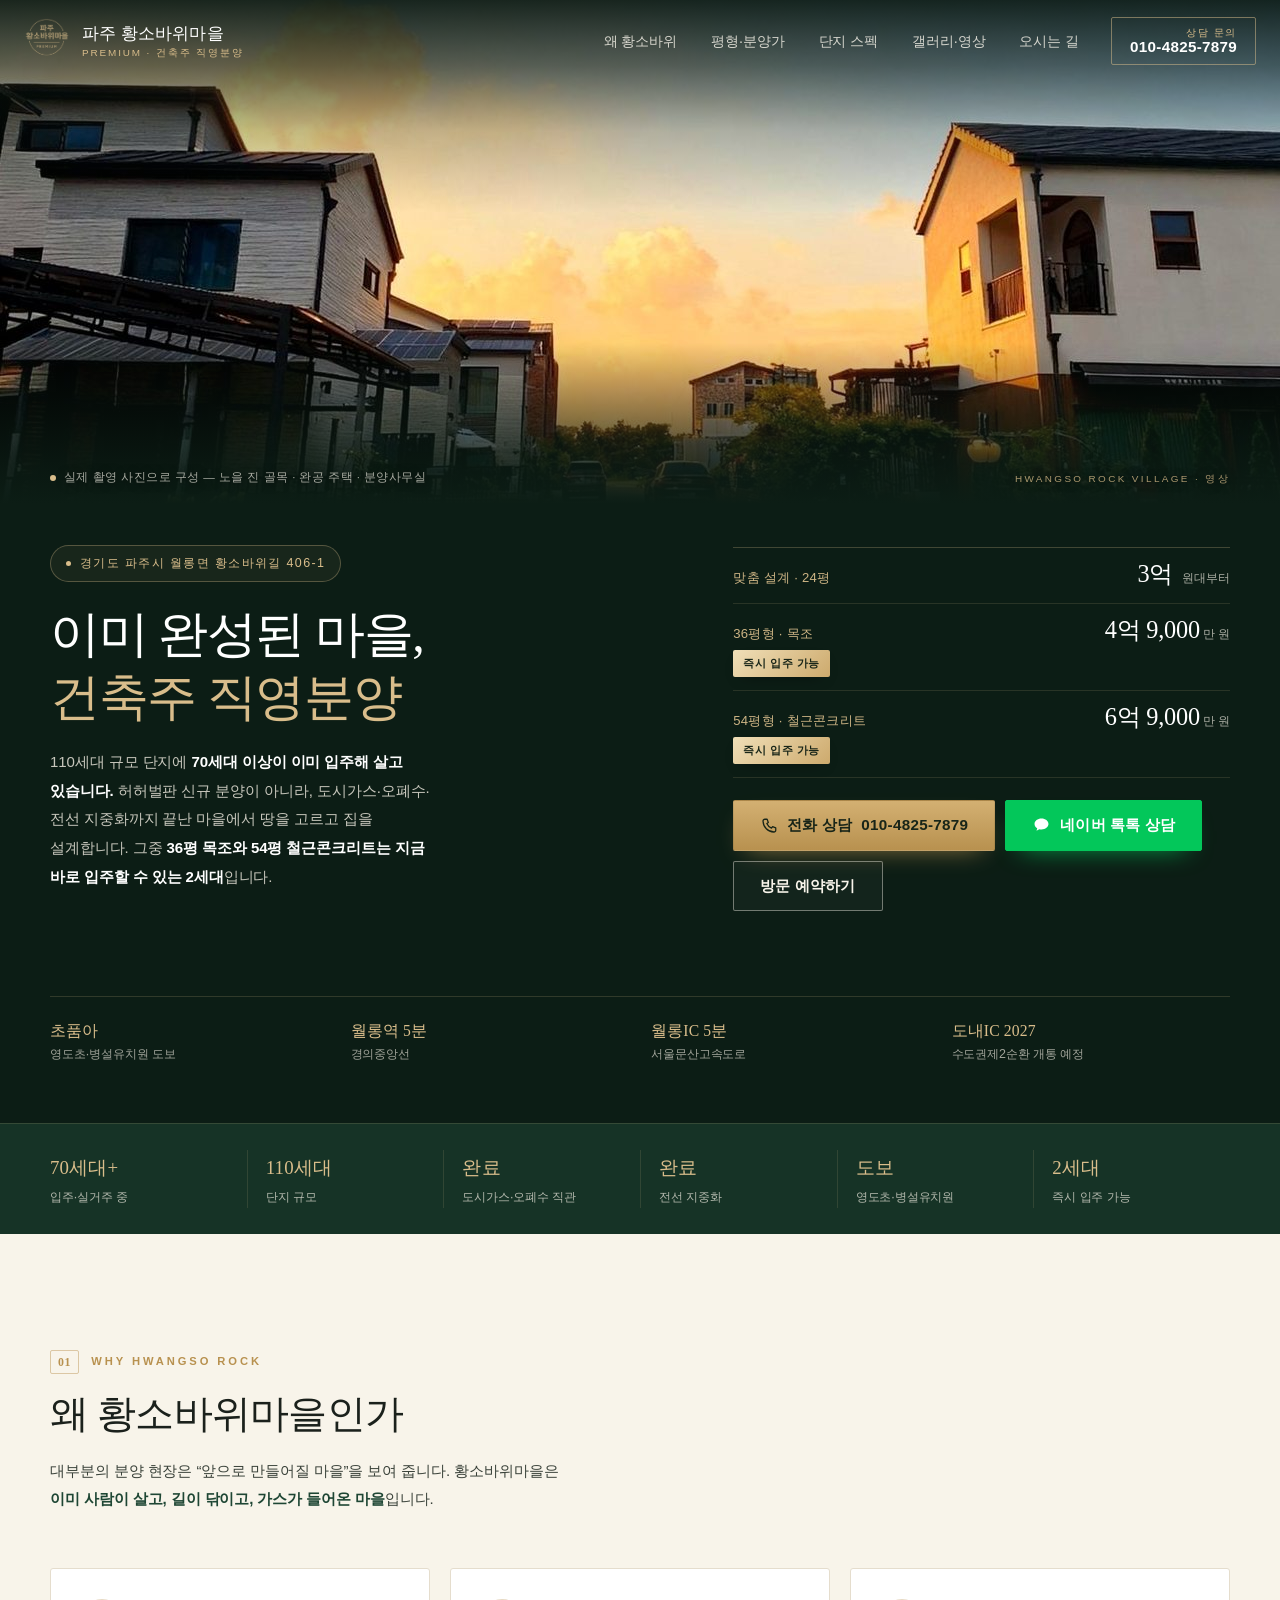
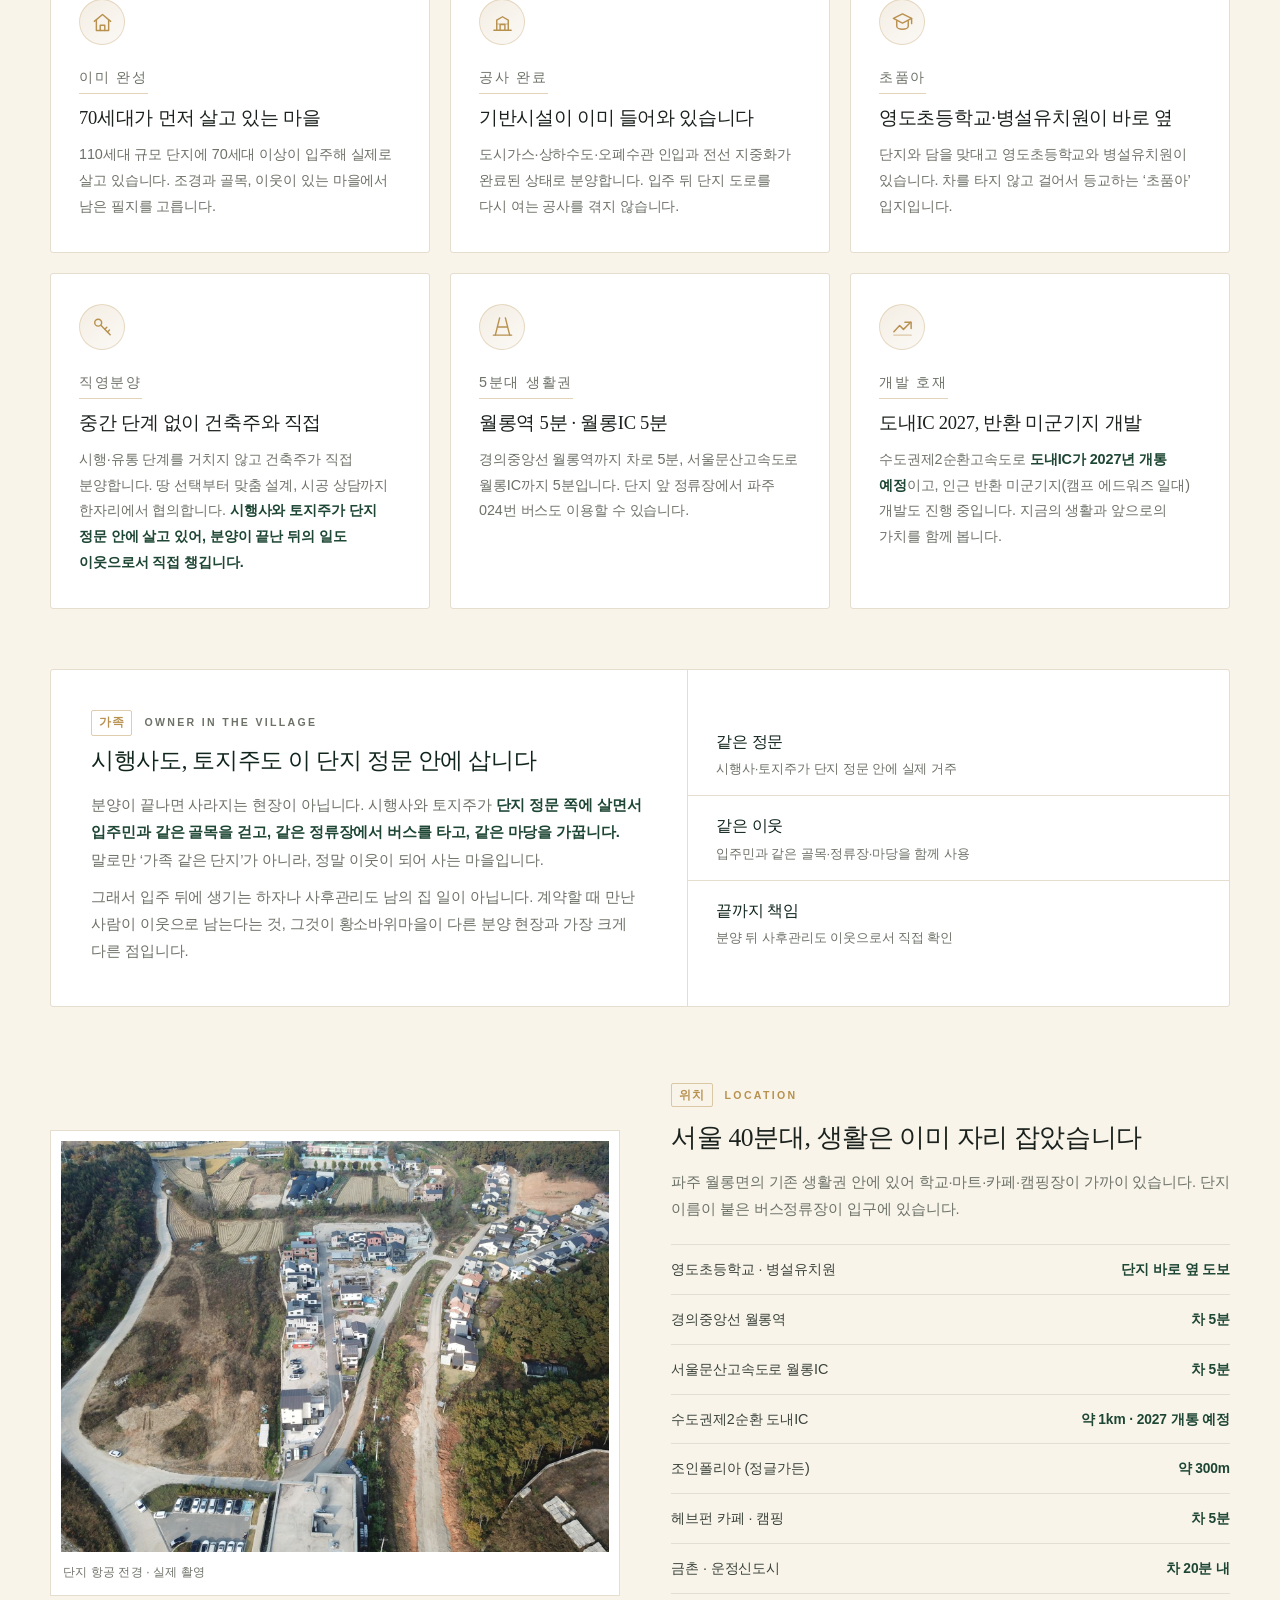
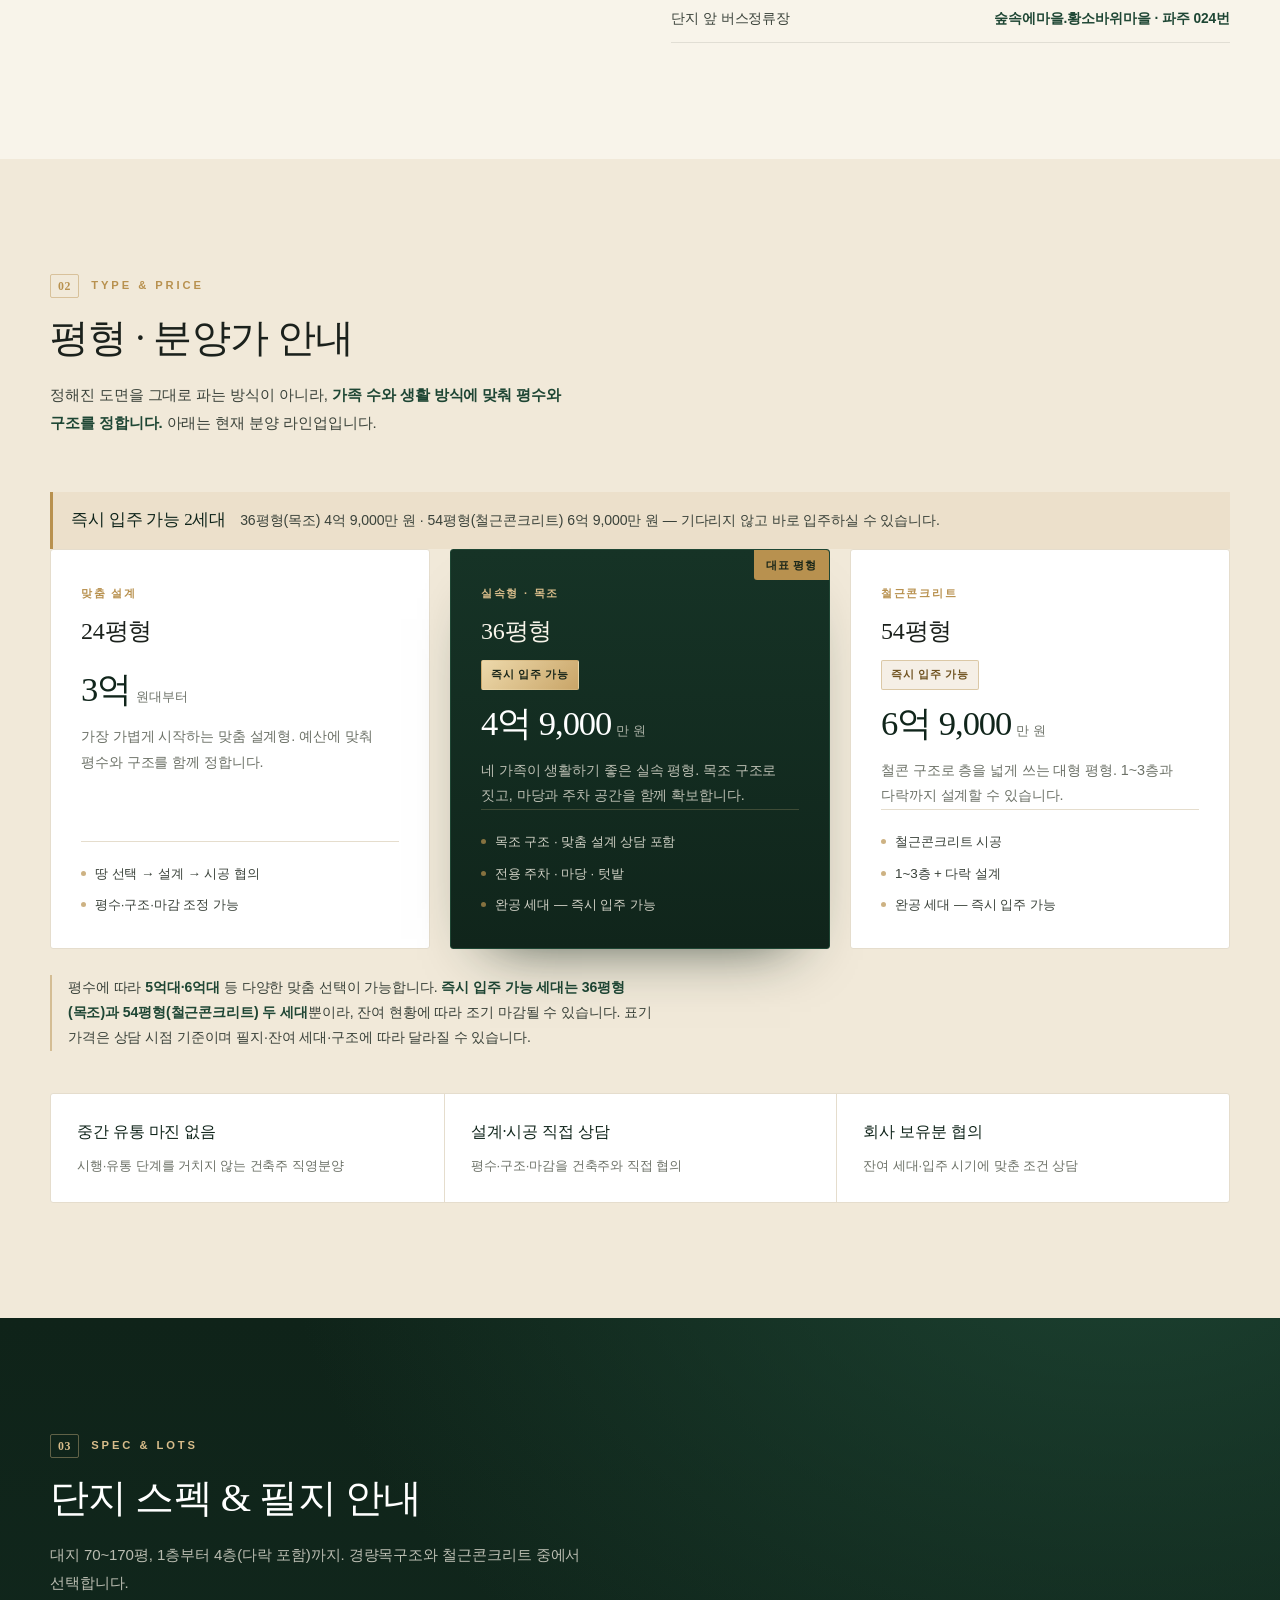
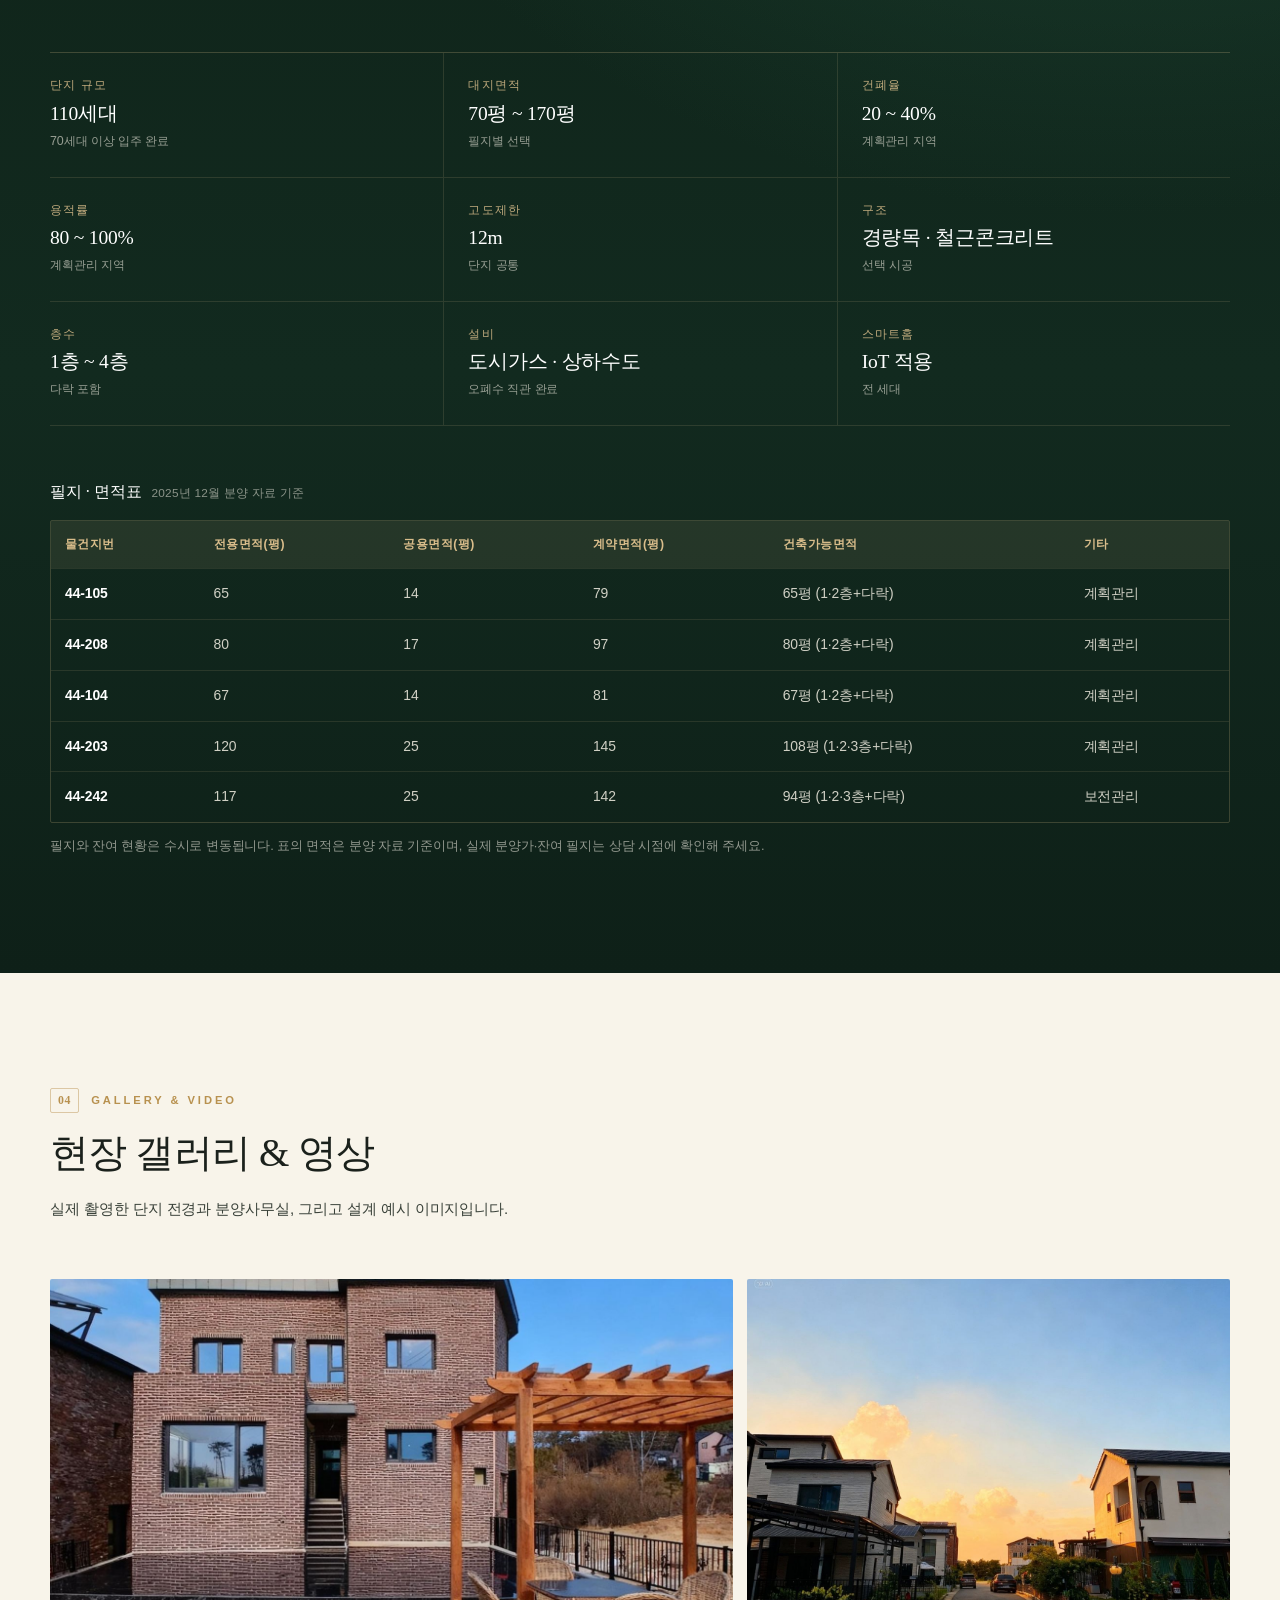
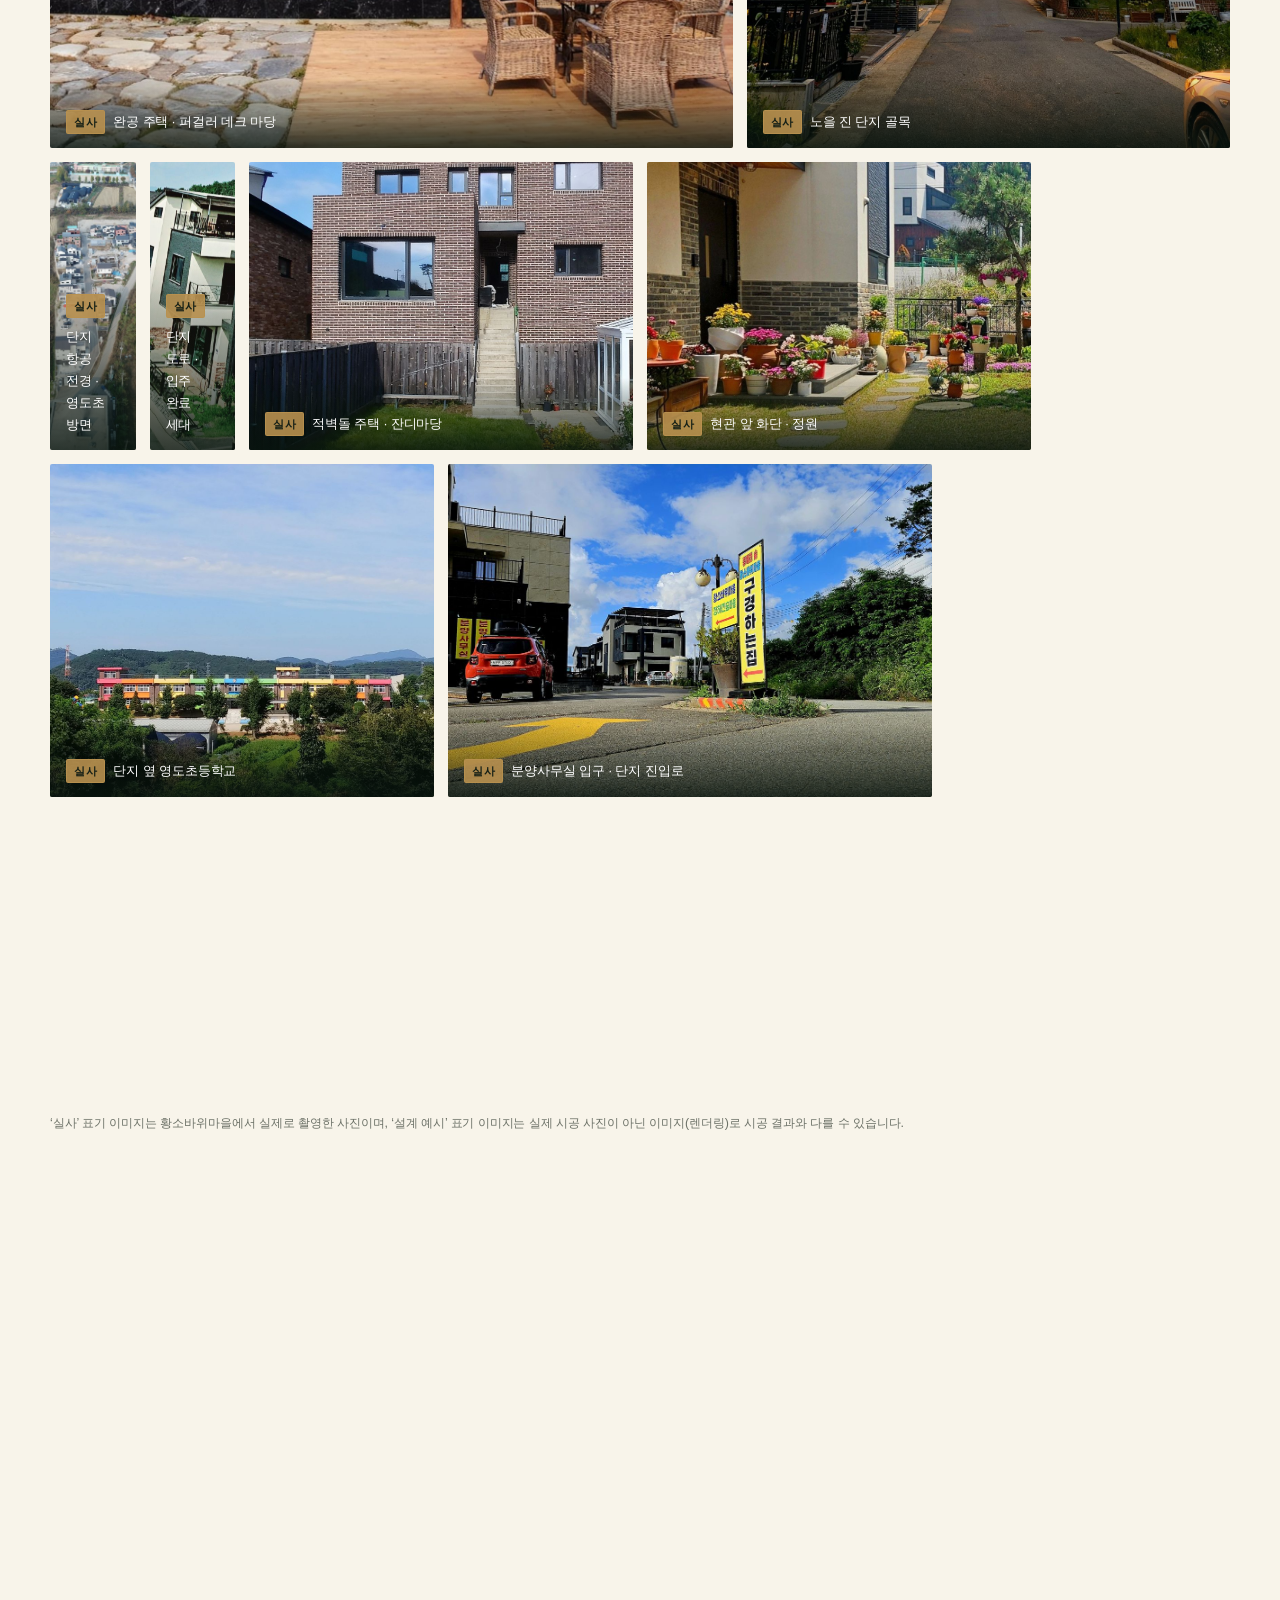
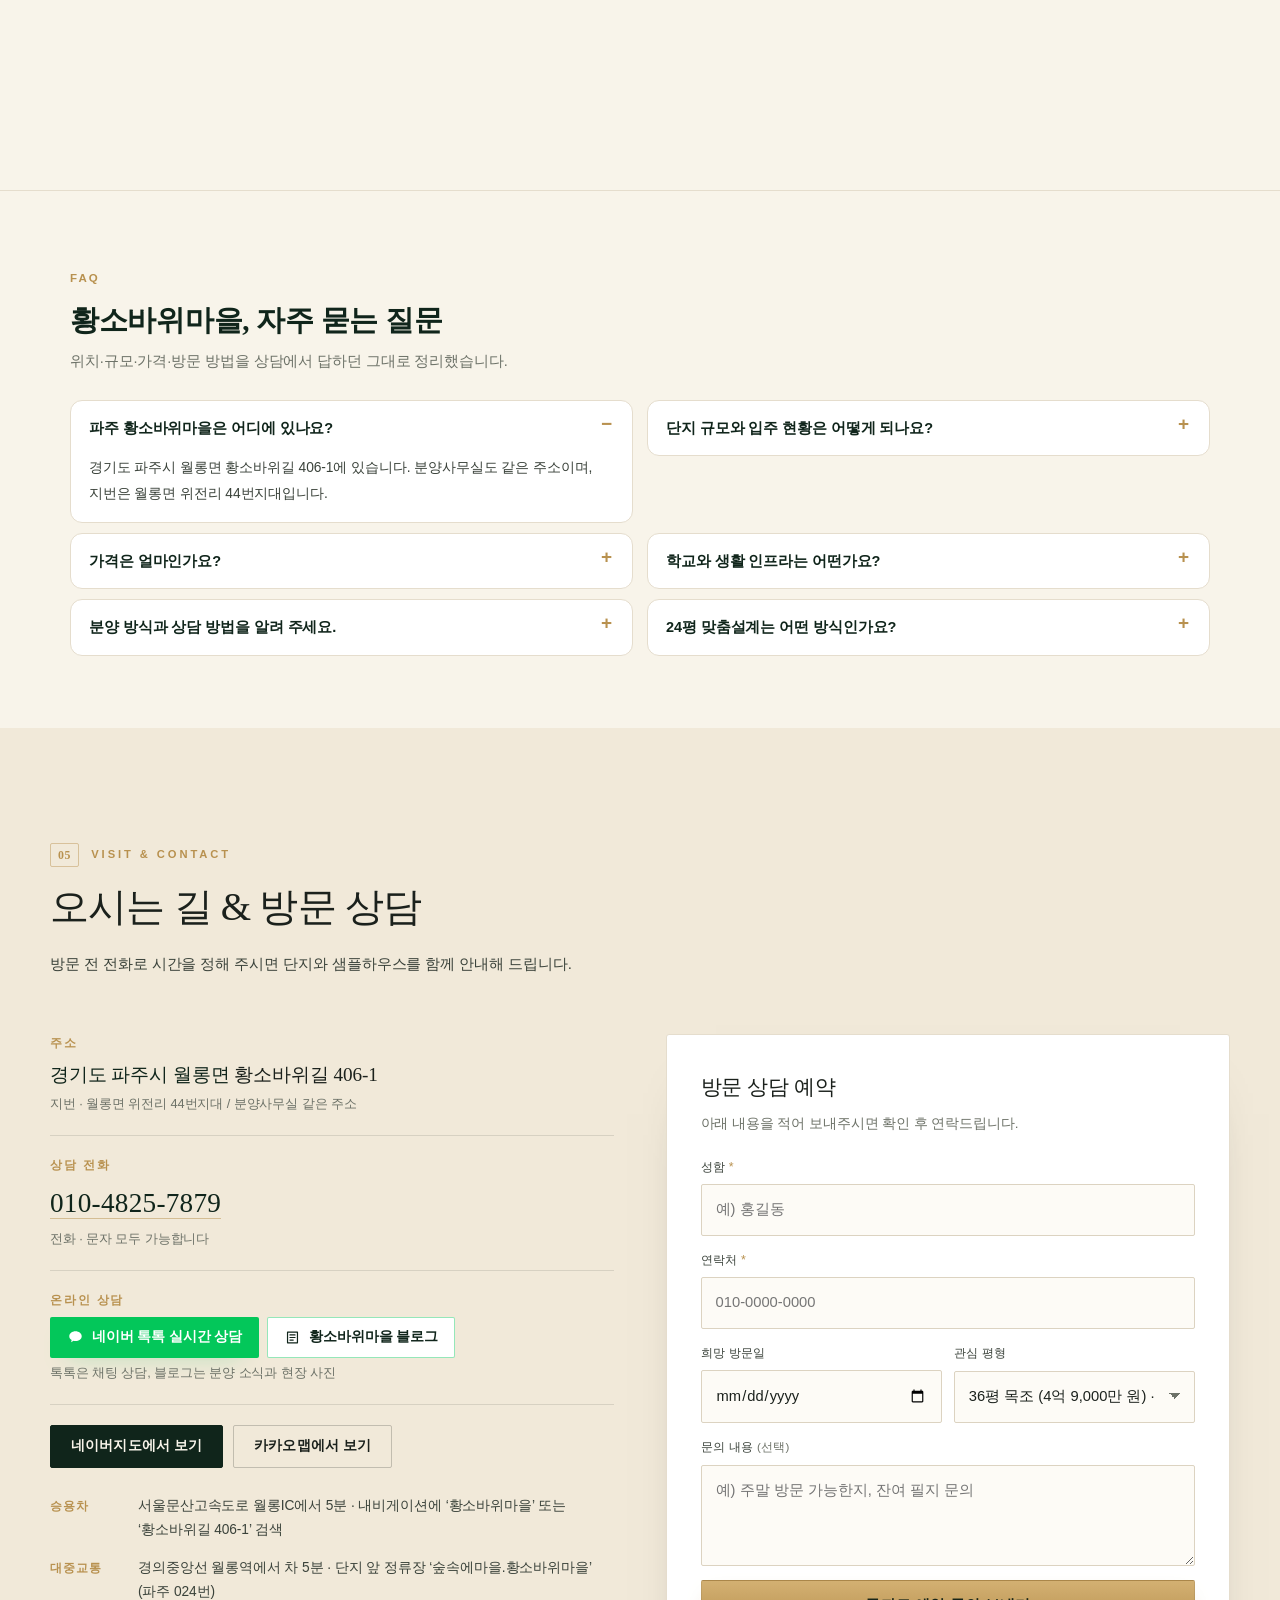
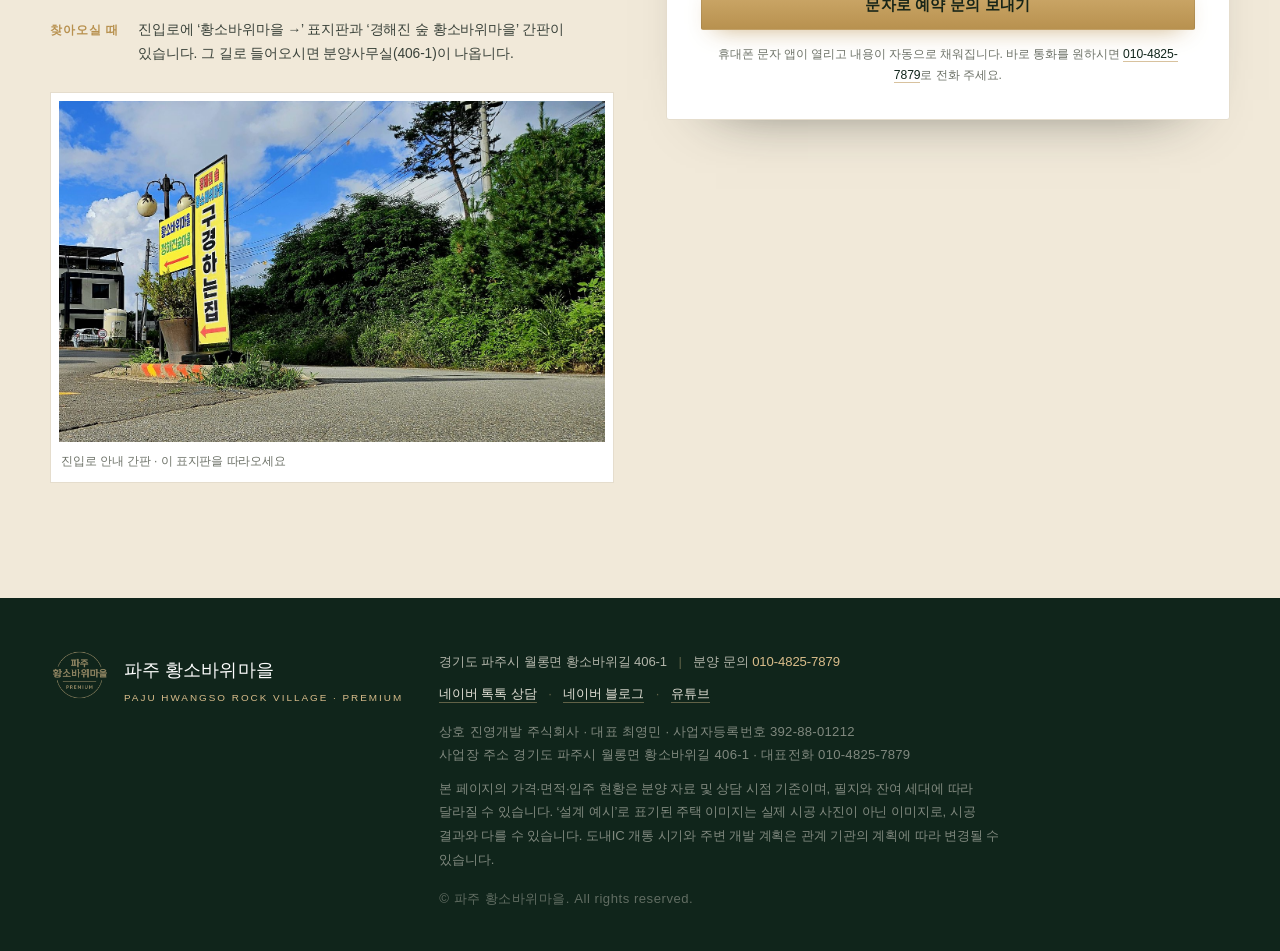
<file: index.html>
<!DOCTYPE html>
<html lang="ko">
<head>
<meta charset="utf-8">
<!-- Google Analytics 4 (gtag.js) -->
<script async src="https://www.googletagmanager.com/gtag/js?id=G-3TPVCR0GJM"></script>
<script>
  window.dataLayer = window.dataLayer || [];
  function gtag(){dataLayer.push(arguments);}
  gtag('js', new Date());
  gtag('config', 'G-3TPVCR0GJM');
</script>
<meta name="viewport" content="width=device-width, initial-scale=1">
<title>파주 황소바위마을 | 즉시 입주 2세대 · 건축주 직영분양 · 36평 목조 4.9억 · 54평 철콘 6.9억</title>
<meta name="description" content="경기도 파주시 월롱면 황소바위길 406-1. 110세대 규모 단지에 70세대 이상이 이미 입주해 살고 있는 완성된 마을입니다. 도시가스·오폐수 직관·전선 지중화 완료, 영도초등학교·병설유치원 도보 통학, 월롱역 5분. 건축주 직영분양으로 맞춤설계 24평 3억 원대부터, 36평 목조 4억 9,000만 원, 54평 철근콘크리트 6억 9,000만 원 — 36평·54평은 즉시 입주 가능 2세대.">
<meta name="theme-color" content="#10251b">

<!-- 카카오톡·SNS 공유용 OG -->
<link rel="canonical" href="https://pajuhwangso.co.kr/">
<meta name="naver-site-verification" content="a6e2fc520aff4e99f0a2550c4f1fb743a9bf67f3" />
<meta name="google-site-verification" content="o8A3N_6z3FabfmDMp_aVnWxE_gCzfPh9AOF4TDf1F_c" />
<meta property="og:type" content="website">
<meta property="og:locale" content="ko_KR">
<meta property="og:site_name" content="파주 황소바위마을">
<meta property="og:title" content="파주 황소바위마을 · 즉시 입주 2세대 | 건축주 직영분양 · 36평 목조 4.9억 · 54평 철콘 6.9억">
<meta property="og:description" content="이미 완성된 마을 — 110세대 중 70세대 이상 입주·실거주. 시행사·토지주도 단지 정문 안에 살아 진짜 가족 같은 단지. 지금 입주 가능 2세대: 36평 목조 4억 9,000만 / 54평 철콘 6억 9,000만. 24평 맞춤설계 3억대~.">
<meta property="og:url" content="https://pajuhwangso.co.kr/">
<meta property="og:image" content="https://pajuhwangso.co.kr/assets/og-hwangso.jpg">
<meta property="og:image:width" content="1200">
<meta property="og:image:height" content="630">
<meta property="og:image:alt" content="파주 황소바위마을 완공 주택과 마당 — 이미 완성된 마을, 건축주 직영분양">
<meta name="twitter:card" content="summary_large_image">
<meta name="twitter:title" content="파주 황소바위마을 · 즉시 입주 2세대 | 건축주 직영분양 · 36평 목조 4.9억 · 54평 철콘 6.9억">
<meta name="twitter:description" content="70세대 이상 입주한 완성된 마을. 시행사·토지주도 정문 안에 거주. 즉시 입주 2세대 — 36평 목조 4.9억 / 54평 철콘 6.9억">
<meta name="twitter:image" content="https://pajuhwangso.co.kr/assets/og-hwangso.jpg">
<link rel="icon" href="assets/favicon-32.png" sizes="32x32" type="image/png">
<link rel="icon" href="assets/favicon.png" sizes="64x64" type="image/png">
<link rel="apple-touch-icon" href="assets/apple-touch-icon.png">
<link rel="stylesheet" href="assets/style.css?v=20261119c">
<script type="application/ld+json">
{
  "@context": "https://schema.org",
  "@type": "FAQPage",
  "@id": "https://pajuhwangso.co.kr/#faq",
  "url": "https://pajuhwangso.co.kr/",
  "name": "파주 황소바위마을 자주 묻는 질문",
  "inLanguage": "ko",
  "mainEntity": [
    {
      "@type": "Question",
      "name": "파주 황소바위마을은 어디에 있나요?",
      "acceptedAnswer": {
        "@type": "Answer",
        "text": "경기도 파주시 월롱면 황소바위길 406-1에 있습니다. 분양사무실도 같은 주소이며, 지번은 월롱면 위전리 44번지대입니다."
      }
    },
    {
      "@type": "Question",
      "name": "단지 규모와 입주 현황은 어떻게 되나요?",
      "acceptedAnswer": {
        "@type": "Answer",
        "text": "110세대 규모의 단지로, 70세대 이상이 이미 입주해 실제로 살고 있는 마을입니다. 도시가스, 오폐수 직관, 전선 지중화가 완료되어 있습니다."
      }
    },
    {
      "@type": "Question",
      "name": "가격은 얼마인가요?",
      "acceptedAnswer": {
        "@type": "Answer",
        "text": "땅과 건물을 포함한 가격으로 맞춤설계 24평 3억 원대부터, 36평 목조 4억 9,000만 원, 54평 철근콘크리트 6억 9,000만 원입니다. 36평과 54평은 즉시 입주 가능한 2세대가 있습니다."
      }
    },
    {
      "@type": "Question",
      "name": "학교와 생활 인프라는 어떤가요?",
      "acceptedAnswer": {
        "@type": "Answer",
        "text": "영도초등학교와 병설유치원이 도보 통학 거리에 있습니다. 도시가스·오폐수 직관·전선 지중화가 끝난 기반시설을 갖추고 있고, 단지 안에 건축주와 토지주가 함께 살고 있습니다."
      }
    },
    {
      "@type": "Question",
      "name": "분양 방식과 상담 방법을 알려 주세요.",
      "acceptedAnswer": {
        "@type": "Answer",
        "text": "건축주 직영분양으로 중간 대행 없이 상담과 계약을 진행합니다. 상담 전화는 010-4825-7879(전화·문자), 네이버 톡톡은 황소바위마을 전용 채널로 문의하실 수 있습니다. 방문 전 전화로 시간을 정해 주시면 단지와 샘플하우스를 함께 안내해 드립니다."
      }
    },
    {
      "@type": "Question",
      "name": "24평 맞춤설계는 어떤 방식인가요?",
      "acceptedAnswer": {
        "@type": "Answer",
        "text": "24평형은 고객 조건에 맞춰 설계하는 맞춤형으로 3억 원대부터 안내하고 있습니다. 36평 목조와 54평 철근콘크리트는 지어진 집을 바로 보시고 입주하는 방식이며, 54평 세대는 도배·벽지·싱크대 등 내부 마감을 고객 성향에 맞춰 조정할 수 있습니다."
      }
    }
  ]
}
</script>
<style>
/* ===== GEO FAQ — 생성형 AI 검색용 문답 블록 (2026-11-27) ===== */
.geo-faq{padding:72px 0;background:#f8f4ea;border-top:1px solid #e5ddcd}
.geo-faq .geo-wrap{max-width:1180px;margin:0 auto;padding:0 20px}
.geo-faq .geo-head{max-width:780px;margin:0 0 26px}
.geo-faq .geo-eyebrow{display:inline-block;font-size:11.5px;letter-spacing:.18em;font-weight:700;color:#b8914f;text-transform:uppercase}
.geo-faq h2{margin:10px 0 8px;font-size:clamp(22px,3vw,29px);line-height:1.35;color:#10251b;font-family:var(--serif,Georgia,serif);letter-spacing:-.01em}
.geo-faq .geo-head p{margin:0;font-size:14.5px;line-height:1.8;color:#6d7268}
.geo-faq .geo-list{display:grid;grid-template-columns:repeat(2,minmax(0,1fr));gap:10px 14px;align-items:start}
.geo-faq details{background:#fff;border:1px solid #e5ddcd;border-radius:12px;padding:0 18px}
.geo-faq summary{cursor:pointer;list-style:none;position:relative;padding:16px 26px 16px 0;font-size:14.5px;font-weight:700;line-height:1.55;color:#10251b}
.geo-faq summary::-webkit-details-marker{display:none}
.geo-faq summary::after{content:"+";position:absolute;right:2px;top:13px;font-size:19px;line-height:1;color:#b8914f}
.geo-faq details[open] summary::after{content:"\2212"}
.geo-faq .geo-a{padding:0 0 16px;font-size:13.8px;line-height:1.82;color:#3a423a}
@media(max-width:820px){.geo-faq{padding:48px 0}.geo-faq .geo-list{grid-template-columns:1fr}}
</style>
<script type="application/ld+json">
{
  "@context": "https://schema.org",
  "@type": "Residence",
  "@id": "https://pajuhwangso.co.kr/#residence",
  "name": "파주 황소바위마을",
  "alternateName": "황소바위마을",
  "url": "https://pajuhwangso.co.kr/",
  "description": "경기도 파주시 월롱면 황소바위길 406-1. 110세대 규모 단지에 70세대 이상이 입주해 실거주 중인 마을. 맞춤설계 24평 3억 원대부터, 36평 목조 4억 9,000만 원, 54평 철근콘크리트 6억 9,000만 원(땅·건물 포함). 건축주 직영분양.",
  "telephone": "+82-10-4825-7879",
  "address": {
    "@type": "PostalAddress",
    "streetAddress": "황소바위길 406-1",
    "addressLocality": "파주시 월롱면",
    "addressRegion": "경기도",
    "addressCountry": "KR"
  },
  "containedInPlace": {
    "@type": "AdministrativeArea",
    "name": "경기도 파주시 월롱면"
  },
  "sameAs": [
    "https://blog.naver.com/hwangsobawi"
  ],
  "additionalProperty": [
    {
      "@type": "PropertyValue",
      "name": "단지 규모",
      "value": "110세대"
    },
    {
      "@type": "PropertyValue",
      "name": "입주 현황",
      "value": "70세대 이상 입주·실거주"
    },
    {
      "@type": "PropertyValue",
      "name": "분양 방식",
      "value": "건축주 직영분양"
    }
  ]
}
</script>
</head>
<body>

<a class="skip-link" href="#main">본문으로 바로가기</a>

<!-- ===================== HEADER ===================== -->
<header class="site-head" id="siteHead">
  <div class="head-inner">
    <a class="brand" href="#top" aria-label="파주 황소바위마을 처음으로">
      <img class="brand-mark" src="assets/emblem-gold.png" alt="" width="48" height="48">
      <span class="brand-text">
        <strong>파주 황소바위마을</strong>
        <em>PREMIUM · 건축주 직영분양</em>
      </span>
    </a>

    <nav class="head-nav" id="headNav" aria-label="주요 메뉴">
      <a href="#why">왜 황소바위</a>
      <a href="#price">평형·분양가</a>
      <a href="#spec">단지 스펙</a>
      <a href="#gallery">갤러리·영상</a>
      <a href="#visit">오시는 길</a>
      <a class="nav-call" href="tel:+821048257879">
        <span>상담 문의</span>
        <strong>010-4825-7879</strong>
      </a>
    </nav>

    <button class="menu-btn" id="menuBtn" type="button" aria-expanded="false" aria-controls="headNav" aria-label="메뉴 열기">
      <span></span><span></span><span></span>
    </button>
  </div>
</header>

<div class="nav-scrim" id="navScrim" hidden></div>

<main id="main">

<!-- ===================== HERO ===================== -->
<section class="hero" id="top">
  <!-- 상단 영상 — 글자보다 먼저, 화면을 가로로 가득 채운다 -->
  <div class="hero-media">
    <img class="hero-poster" src="assets/hero-video-poster.jpg?v=20261119d" alt="" width="1280" height="720" fetchpriority="high" decoding="async">
    <video class="hero-video" id="heroVideo" autoplay muted loop playsinline preload="auto"
           poster="assets/hero-video-poster.jpg?v=20261119d" aria-hidden="true" tabindex="-1" disablepictureinpicture>
      <source src="assets/hero-video.mp4?v=20261119d" type="video/mp4">
    </video>
    <span class="hero-veil" aria-hidden="true"></span>
    <div class="hero-media-bar">
      <p class="hero-media-cap">
        <span class="hero-media-dot" aria-hidden="true"></span>
        실제 촬영 사진으로 구성 — 노을 진 골목 · 완공 주택 · 분양사무실
      </p>
      <p class="hero-media-tag">HWANGSO ROCK VILLAGE · 영상</p>
    </div>
  </div>

  <div class="wrap hero-body">
    <div class="hero-copy">
      <p class="hero-addr">
        <span class="dot" aria-hidden="true"></span>
        경기도 파주시 월롱면 황소바위길 406-1
      </p>

      <h1 class="hero-title">
        이미 완성된 마을,<br>
        <span class="gold">건축주 직영분양</span>
      </h1>

      <p class="hero-lead">
        110세대 규모 단지에 <strong>70세대 이상이 이미 입주해 살고 있습니다.</strong>
        허허벌판 신규 분양이 아니라, 도시가스·오폐수·전선 지중화까지 끝난 마을에서
        땅을 고르고 집을 설계합니다. 그중 <strong>36평 목조와 54평 철근콘크리트는 지금 바로 입주할 수 있는 2세대</strong>입니다.
      </p>
    </div>

    <div class="hero-side">
      <ul class="hero-prices" aria-label="평형별 분양가">
        <li>
          <span class="hp-label">맞춤 설계 · 24평</span>
          <span class="hp-value">3억 <em>원대부터</em></span>
        </li>
        <li>
          <span class="hp-label">36평형 · 목조</span>
          <span class="hp-value">4억 9,000<em>만 원</em></span>
          <span class="hp-badge">즉시 입주 가능</span>
        </li>
        <li>
          <span class="hp-label">54평형 · 철근콘크리트</span>
          <span class="hp-value">6억 9,000<em>만 원</em></span>
          <span class="hp-badge">즉시 입주 가능</span>
        </li>
      </ul>

      <div class="hero-cta">
        <a class="btn btn-gold" href="tel:+821048257879">
          <svg viewBox="0 0 24 24" aria-hidden="true"><path d="M6.5 3h3l1.6 4.2-2 1.5a12 12 0 0 0 6.2 6.2l1.5-2 4.2 1.6v3A2.5 2.5 0 0 1 18.5 20C10.5 19.6 4.4 13.5 4 5.5A2.5 2.5 0 0 1 6.5 3Z"/></svg>
          전화 상담 <b>010-4825-7879</b>
        </a>
        <a class="btn btn-talk" href="https://talk.naver.com/ct/wt7qmqj" target="_blank" rel="noopener">
          <svg class="ico-talk" viewBox="0 0 24 24" aria-hidden="true"><path d="M12 3.2c-4.9 0-8.8 3.1-8.8 6.9 0 2.2 1.3 4.2 3.4 5.4l-.9 3.2 3.6-2a10 10 0 0 0 2.7.3c4.9 0 8.8-3.1 8.8-6.9S16.9 3.2 12 3.2Z"/></svg>
          네이버 톡톡 상담
        </a>
        <a class="btn btn-line hero-visit-btn" href="#visit">방문 예약하기</a>
      </div>

    </div>

    <ul class="hero-facts">
      <li><b>초품아</b> 영도초·병설유치원 도보</li>
      <li><b>월롱역 5분</b>경의중앙선</li>
      <li><b>월롱IC 5분</b>서울문산고속도로</li>
      <li><b>도내IC 2027</b>수도권제2순환 개통 예정</li>
    </ul>
  </div>
</section>

<!-- ===================== TRUST STRIP ===================== -->
<section class="strip" aria-label="단지 요약">
  <div class="wrap strip-inner">
    <div><b>70세대+</b><span>입주·실거주 중</span></div>
    <div><b>110세대</b><span>단지 규모</span></div>
    <div><b>완료</b><span>도시가스·오폐수 직관</span></div>
    <div><b>완료</b><span>전선 지중화</span></div>
    <div><b>도보</b><span>영도초·병설유치원</span></div>
    <div><b>2세대</b><span>즉시 입주 가능</span></div>
  </div>
</section>

<!-- ===================== WHY ===================== -->
<section class="sec" id="why">
  <div class="wrap">
    <div class="sec-head">
      <p class="sec-kicker"><span class="num">01</span>WHY HWANGSO ROCK</p>
      <h2 class="sec-title">왜 황소바위마을인가</h2>
      <p class="sec-lead">
        대부분의 분양 현장은 “앞으로 만들어질 마을”을 보여 줍니다.
        황소바위마을은 <strong>이미 사람이 살고, 길이 닦이고, 가스가 들어온 마을</strong>입니다.
      </p>
    </div>

    <div class="why-grid">
      <article class="card reveal">
        <span class="card-ico">
          <svg viewBox="0 0 24 24" aria-hidden="true"><path d="M3.5 10.8 12 3.6l8.5 7.2"/><path d="M5.6 9.6V20.4h12.8V9.6"/><path d="M9.6 20.4v-5.6h4.8v5.6"/></svg>
        </span>
        <p class="card-badge">이미 완성</p>
        <h3>70세대가 먼저 살고 있는 마을</h3>
        <p>110세대 규모 단지에 70세대 이상이 입주해 실제로 살고 있습니다. 조경과 골목, 이웃이 있는 마을에서 남은 필지를 고릅니다.</p>
      </article>

      <article class="card reveal">
        <span class="card-ico">
          <svg viewBox="0 0 24 24" aria-hidden="true"><path d="M3 20h18"/><path d="M6 20V9.5l6-3.5 6 3.5V20"/><path d="M9.5 20v-6h5v6"/><path d="M6 13.5h12" opacity=".45"/></svg>
        </span>
        <p class="card-badge">공사 완료</p>
        <h3>기반시설이 이미 들어와 있습니다</h3>
        <p>도시가스·상하수도·오폐수관 인입과 전선 지중화가 완료된 상태로 분양합니다. 입주 뒤 단지 도로를 다시 여는 공사를 겪지 않습니다.</p>
      </article>

      <article class="card reveal">
        <span class="card-ico">
          <svg viewBox="0 0 24 24" aria-hidden="true"><path d="M12 3 2.5 7.8 12 12.6l9.5-4.8L12 3Z"/><path d="M6 10.2V16c0 1.7 2.7 3.1 6 3.1s6-1.4 6-3.1v-5.8"/><path d="M21.5 7.8v5.4"/></svg>
        </span>
        <p class="card-badge">초품아</p>
        <h3>영도초등학교·병설유치원이 바로 옆</h3>
        <p>단지와 담을 맞대고 영도초등학교와 병설유치원이 있습니다. 차를 타지 않고 걸어서 등교하는 ‘초품아’ 입지입니다.</p>
      </article>

      <article class="card reveal">
        <span class="card-ico">
          <svg viewBox="0 0 24 24" aria-hidden="true"><circle cx="7.5" cy="8" r="3.6"/><path d="M10.3 10.8 20 20.5"/><path d="M17.2 17.7l2.1-2.1"/><path d="M14.4 14.9l2.1-2.1"/></svg>
        </span>
        <p class="card-badge">직영분양</p>
        <h3>중간 단계 없이 건축주와 직접</h3>
        <p>시행·유통 단계를 거치지 않고 건축주가 직접 분양합니다. 땅 선택부터 맞춤 설계, 시공 상담까지 한자리에서 협의합니다. <strong>시행사와 토지주가 단지 정문 안에 살고 있어, 분양이 끝난 뒤의 일도 이웃으로서 직접 챙깁니다.</strong></p>
      </article>

      <article class="card reveal">
        <span class="card-ico">
          <svg viewBox="0 0 24 24" aria-hidden="true"><path d="M4.5 21 9 3"/><path d="M19.5 21 15 3"/><path d="M7 12.5h10"/><path d="M2.5 21h19"/></svg>
        </span>
        <p class="card-badge">5분대 생활권</p>
        <h3>월롱역 5분 · 월롱IC 5분</h3>
        <p>경의중앙선 월롱역까지 차로 5분, 서울문산고속도로 월롱IC까지 5분입니다. 단지 앞 정류장에서 파주 024번 버스도 이용할 수 있습니다.</p>
      </article>

      <article class="card reveal">
        <span class="card-ico">
          <svg viewBox="0 0 24 24" aria-hidden="true"><path d="M3 17.5 9 11l4 4 7.5-7.5"/><path d="M14.5 7.5H21V14"/><path d="M3 21h18" opacity=".45"/></svg>
        </span>
        <p class="card-badge">개발 호재</p>
        <h3>도내IC 2027, 반환 미군기지 개발</h3>
        <p>수도권제2순환고속도로 <strong>도내IC가 2027년 개통 예정</strong>이고, 인근 반환 미군기지(캠프 에드워즈 일대) 개발도 진행 중입니다. 지금의 생활과 앞으로의 가치를 함께 봅니다.</p>
      </article>
    </div>

    <!-- 시행사·토지주 정문 상주 -->
    <div class="family reveal">
      <div class="family-copy">
        <p class="sec-kicker small"><span class="num">가족</span>OWNER IN THE VILLAGE</p>
        <h3>시행사도, 토지주도 이 단지 정문 안에 삽니다</h3>
        <p>
          분양이 끝나면 사라지는 현장이 아닙니다. 시행사와 토지주가 <strong>단지 정문 쪽에 살면서 입주민과 같은 골목을 걷고, 같은 정류장에서 버스를 타고, 같은 마당을 가꿉니다.</strong>
          말로만 ‘가족 같은 단지’가 아니라, 정말 이웃이 되어 사는 마을입니다.
        </p>
        <p>
          그래서 입주 뒤에 생기는 하자나 사후관리도 남의 집 일이 아닙니다. 계약할 때 만난 사람이 이웃으로 남는다는 것, 그것이 황소바위마을이 다른 분양 현장과 가장 크게 다른 점입니다.
        </p>
      </div>

      <ul class="family-list">
        <li><b>같은 정문</b><span>시행사·토지주가 단지 정문 안에 실제 거주</span></li>
        <li><b>같은 이웃</b><span>입주민과 같은 골목·정류장·마당을 함께 사용</span></li>
        <li><b>끝까지 책임</b><span>분양 뒤 사후관리도 이웃으로서 직접 확인</span></li>
      </ul>
    </div>

    <!-- 입지 -->
    <div class="loc">
      <figure class="loc-fig reveal">
        <img src="assets/aerial-village.jpg" alt="파주 황소바위마을 단지 항공 전경 — 단지 너머로 영도초등학교가 보이는 실제 촬영 사진" width="1600" height="1200" loading="lazy">
        <figcaption>단지 항공 전경 · 실제 촬영</figcaption>
      </figure>

      <div class="loc-body reveal">
        <p class="sec-kicker small"><span class="num">위치</span>LOCATION</p>
        <h3 class="loc-title">서울 40분대, 생활은 이미 자리 잡았습니다</h3>
        <p class="loc-text">파주 월롱면의 기존 생활권 안에 있어 학교·마트·카페·캠핑장이 가까이 있습니다. 단지 이름이 붙은 버스정류장이 입구에 있습니다.</p>
        <ul class="loc-list">
          <li><span>영도초등학교 · 병설유치원</span><b>단지 바로 옆 도보</b></li>
          <li><span>경의중앙선 월롱역</span><b>차 5분</b></li>
          <li><span>서울문산고속도로 월롱IC</span><b>차 5분</b></li>
          <li><span>수도권제2순환 도내IC</span><b>약 1km · 2027 개통 예정</b></li>
          <li><span>조인폴리아 (정글가든)</span><b>약 300m</b></li>
          <li><span>헤브펀 카페 · 캠핑</span><b>차 5분</b></li>
          <li><span>금촌 · 운정신도시</span><b>차 20분 내</b></li>
          <li><span>단지 앞 버스정류장</span><b>숲속에마을.황소바위마을 · 파주 024번</b></li>
        </ul>
      </div>
    </div>
  </div>
</section>

<!-- ===================== PRICE ===================== -->
<section class="sec sec-cream" id="price">
  <div class="wrap">
    <div class="sec-head">
      <p class="sec-kicker"><span class="num">02</span>TYPE &amp; PRICE</p>
      <h2 class="sec-title">평형 · 분양가 안내</h2>
      <p class="sec-lead">
        정해진 도면을 그대로 파는 방식이 아니라, <strong>가족 수와 생활 방식에 맞춰 평수와 구조를 정합니다.</strong>
        아래는 현재 분양 라인업입니다.
      </p>
    </div>

    <p class="price-live">
      <b>즉시 입주 가능 2세대</b>
      <span>36평형(목조) 4억 9,000만 원 · 54평형(철근콘크리트) 6억 9,000만 원 — 기다리지 않고 바로 입주하실 수 있습니다.</span>
    </p>

    <div class="price-grid">
      <article class="price-card reveal">
        <p class="pc-tag">맞춤 설계</p>
        <h3 class="pc-name">24평형</h3>
        <p class="pc-value"><span class="pc-num">3억</span><span class="pc-unit">원대부터</span></p>
        <p class="pc-desc">가장 가볍게 시작하는 맞춤 설계형. 예산에 맞춰 평수와 구조를 함께 정합니다.</p>
        <ul class="pc-list">
          <li>땅 선택 → 설계 → 시공 협의</li>
          <li>평수·구조·마감 조정 가능</li>
        </ul>
      </article>

      <article class="price-card is-featured reveal">
        <p class="pc-flag">대표 평형</p>
        <p class="pc-tag">실속형 · 목조</p>
        <h3 class="pc-name">36평형</h3>
        <p class="pc-now">즉시 입주 가능</p>
        <p class="pc-value"><span class="pc-num">4억 9,000</span><span class="pc-unit">만 원</span></p>
        <p class="pc-desc">네 가족이 생활하기 좋은 실속 평형. 목조 구조로 짓고, 마당과 주차 공간을 함께 확보합니다.</p>
        <ul class="pc-list">
          <li>목조 구조 · 맞춤 설계 상담 포함</li>
          <li>전용 주차 · 마당 · 텃밭</li>
          <li>완공 세대 — 즉시 입주 가능</li>
        </ul>
      </article>

      <article class="price-card reveal">
        <p class="pc-tag">철근콘크리트</p>
        <h3 class="pc-name">54평형</h3>
        <p class="pc-now">즉시 입주 가능</p>
        <p class="pc-value"><span class="pc-num">6억 9,000</span><span class="pc-unit">만 원</span></p>
        <p class="pc-desc">철콘 구조로 층을 넓게 쓰는 대형 평형. 1~3층과 다락까지 설계할 수 있습니다.</p>
        <ul class="pc-list">
          <li>철근콘크리트 시공</li>
          <li>1~3층 + 다락 설계</li>
          <li>완공 세대 — 즉시 입주 가능</li>
        </ul>
      </article>
    </div>

    <p class="price-note">
      평수에 따라 <strong>5억대·6억대</strong> 등 다양한 맞춤 선택이 가능합니다.
      <strong>즉시 입주 가능 세대는 36평형(목조)과 54평형(철근콘크리트) 두 세대</strong>뿐이라, 잔여 현황에 따라 조기 마감될 수 있습니다.
      표기 가격은 상담 시점 기준이며 필지·잔여 세대·구조에 따라 달라질 수 있습니다.
    </p>

    <div class="benefit">
      <div class="benefit-item">
        <b>중간 유통 마진 없음</b>
        <span>시행·유통 단계를 거치지 않는 건축주 직영분양</span>
      </div>
      <div class="benefit-item">
        <b>설계·시공 직접 상담</b>
        <span>평수·구조·마감을 건축주와 직접 협의</span>
      </div>
      <div class="benefit-item">
        <b>회사 보유분 협의</b>
        <span>잔여 세대·입주 시기에 맞춘 조건 상담</span>
      </div>
    </div>
  </div>
</section>

<!-- ===================== SPEC ===================== -->
<section class="sec sec-dark" id="spec">
  <div class="wrap">
    <div class="sec-head">
      <p class="sec-kicker"><span class="num">03</span>SPEC &amp; LOTS</p>
      <h2 class="sec-title">단지 스펙 &amp; 필지 안내</h2>
      <p class="sec-lead">대지 70~170평, 1층부터 4층(다락 포함)까지. 경량목구조와 철근콘크리트 중에서 선택합니다.</p>
    </div>

    <div class="spec-grid">
      <div class="spec-item"><span>단지 규모</span><b>110세대</b><em>70세대 이상 입주 완료</em></div>
      <div class="spec-item"><span>대지면적</span><b>70평 ~ 170평</b><em>필지별 선택</em></div>
      <div class="spec-item"><span>건폐율</span><b>20 ~ 40%</b><em>계획관리 지역</em></div>
      <div class="spec-item"><span>용적률</span><b>80 ~ 100%</b><em>계획관리 지역</em></div>
      <div class="spec-item"><span>고도제한</span><b>12m</b><em>단지 공통</em></div>
      <div class="spec-item"><span>구조</span><b>경량목 · 철근콘크리트</b><em>선택 시공</em></div>
      <div class="spec-item"><span>층수</span><b>1층 ~ 4층</b><em>다락 포함</em></div>
      <div class="spec-item"><span>설비</span><b>도시가스 · 상하수도</b><em>오폐수 직관 완료</em></div>
      <div class="spec-item"><span>스마트홈</span><b>IoT 적용</b><em>전 세대</em></div>
    </div>

    <div class="lots">
      <p class="lots-title">필지 · 면적표 <span>2025년 12월 분양 자료 기준</span></p>
      <div class="table-scroll">
        <table>
          <caption class="sr-only">황소바위마을 필지별 면적과 건축 가능 면적</caption>
          <thead>
            <tr>
              <th scope="col">물건지번</th>
              <th scope="col">전용면적(평)</th>
              <th scope="col">공용면적(평)</th>
              <th scope="col">계약면적(평)</th>
              <th scope="col">건축가능면적</th>
              <th scope="col">기타</th>
            </tr>
          </thead>
          <tbody>
            <tr><th scope="row">44-105</th><td>65</td><td>14</td><td>79</td><td>65평 (1·2층+다락)</td><td>계획관리</td></tr>
            <tr><th scope="row">44-208</th><td>80</td><td>17</td><td>97</td><td>80평 (1·2층+다락)</td><td>계획관리</td></tr>
            <tr><th scope="row">44-104</th><td>67</td><td>14</td><td>81</td><td>67평 (1·2층+다락)</td><td>계획관리</td></tr>
            <tr><th scope="row">44-203</th><td>120</td><td>25</td><td>145</td><td>108평 (1·2·3층+다락)</td><td>계획관리</td></tr>
            <tr><th scope="row">44-242</th><td>117</td><td>25</td><td>142</td><td>94평 (1·2·3층+다락)</td><td>보전관리</td></tr>
          </tbody>
        </table>
      </div>
      <p class="lots-note">
        필지와 잔여 현황은 수시로 변동됩니다. 표의 면적은 분양 자료 기준이며,
        실제 분양가·잔여 필지는 상담 시점에 확인해 주세요.
      </p>
    </div>
  </div>
</section>

<!-- ===================== GALLERY ===================== -->
<section class="sec" id="gallery">
  <div class="wrap">
    <div class="sec-head">
      <p class="sec-kicker"><span class="num">04</span>GALLERY &amp; VIDEO</p>
      <h2 class="sec-title">현장 갤러리 &amp; 영상</h2>
      <p class="sec-lead">실제 촬영한 단지 전경과 분양사무실, 그리고 설계 예시 이미지입니다.</p>
    </div>

    <div class="gal">
      <figure class="gal-item span-7 reveal">
        <img src="assets/gallery-house-deck.jpg" alt="황소바위마을 완공 주택 — 적벽돌 3층 주택과 퍼걸러 데크 마당" width="1400" height="1050" loading="lazy">
        <figcaption><span class="gal-tag is-real">실사</span>완공 주택 · 퍼걸러 데크 마당</figcaption>
      </figure>

      <figure class="gal-item span-5 reveal">
        <img src="assets/gallery-sunset.jpg" alt="노을 진 황소바위마을 단지 골목 — 집집마다 마당과 정원" width="1300" height="1300" loading="lazy">
        <figcaption><span class="gal-tag is-real">실사</span>노을 진 단지 골목</figcaption>
      </figure>

      <figure class="gal-item span-6 reveal">
        <img src="assets/aerial-village.jpg" alt="황소바위마을 단지 항공 촬영 사진 — 단지 너머 영도초등학교" width="1600" height="1200" loading="lazy">
        <figcaption><span class="gal-tag is-real">실사</span>단지 항공 전경 · 영도초 방면</figcaption>
      </figure>

      <figure class="gal-item span-6 reveal">
        <img src="assets/gallery-street.jpg" alt="황소바위마을 단지 도로와 완공된 주택들" width="1300" height="975" loading="lazy">
        <figcaption><span class="gal-tag is-real">실사</span>단지 도로 · 입주 완료 세대</figcaption>
      </figure>

      <figure class="gal-item span-4 reveal">
        <img src="assets/gallery-house-lawn.jpg" alt="적벽돌 주택과 잔디마당, 온실" width="1000" height="1608" loading="lazy">
        <figcaption><span class="gal-tag is-real">실사</span>적벽돌 주택 · 잔디마당</figcaption>
      </figure>

      <figure class="gal-item span-4 reveal">
        <img src="assets/gallery-entrance-garden.jpg" alt="현관 앞 화단과 정원이 꾸며진 세대" width="1000" height="1157" loading="lazy">
        <figcaption><span class="gal-tag is-real">실사</span>현관 앞 화단 · 정원</figcaption>
      </figure>

      <figure class="gal-item span-4 reveal">
        <img src="assets/gallery-school.jpg" alt="단지 옆 영도초등학교 전경" width="1300" height="975" loading="lazy">
        <figcaption><span class="gal-tag is-real">실사</span>단지 옆 영도초등학교</figcaption>
      </figure>

      <figure class="gal-item span-5 reveal">
        <img src="assets/office-entrance.jpg" alt="황소바위마을 분양사무실 입구와 단지 진입로" width="1600" height="739" loading="lazy">
        <figcaption><span class="gal-tag is-real">실사</span>분양사무실 입구 · 단지 진입로</figcaption>
      </figure>

      <figure class="gal-item span-4 reveal">
        <img src="assets/design-example-a.jpg" alt="모던 2층 주택 설계 예시 이미지" width="1280" height="700" loading="lazy">
        <figcaption><span class="gal-tag">설계 예시</span>모던 2층 · 루프테라스</figcaption>
      </figure>

      <figure class="gal-item span-4 reveal">
        <img src="assets/design-example-b.jpg" alt="적벽돌 3층 주택 설계 예시 이미지" width="1280" height="700" loading="lazy">
        <figcaption><span class="gal-tag">설계 예시</span>적벽돌 3층 · 테라스</figcaption>
      </figure>

      <figure class="gal-item span-4 reveal">
        <img src="assets/design-example-c.jpg" alt="가든과 마당이 있는 단층형 주택 설계 예시 이미지" width="660" height="712" loading="lazy">
        <figcaption><span class="gal-tag">설계 예시</span>가든 · 마당형</figcaption>
      </figure>
    </div>

    <p class="gal-note">‘실사’ 표기 이미지는 황소바위마을에서 실제로 촬영한 사진이며, ‘설계 예시’ 표기 이미지는 실제 시공 사진이 아닌 이미지(렌더링)로 시공 결과와 다를 수 있습니다.</p>

    <div class="video">
      <div class="video-copy reveal">
        <p class="sec-kicker small"><span class="num">영상</span>YOUTUBE</p>
        <h3>영상으로 먼저 둘러보세요</h3>
        <p>단지 전경과 실거주 모습, 분양 조건을 영상으로 정리해 두었습니다. 채널 4곳에서 계속 올리고 있습니다.</p>
        <a class="btn btn-ghost" href="https://www.youtube.com/@%ED%8C%8C%EC%A3%BC4%EC%96%B5%EB%8C%80%EC%A0%84%EC%9B%90%EC%A3%BC%ED%83%9D" target="_blank" rel="noopener">유튜브 채널 바로가기</a>
      </div>

      <div class="video-list reveal">
        <a class="v-row" href="https://www.youtube.com/watch?v=GtY7uZyj3KU" target="_blank" rel="noopener">
          <span class="v-play" aria-hidden="true"><svg viewBox="0 0 24 24"><path d="M9 7.5v9l7.5-4.5L9 7.5Z"/></svg></span>
          <span class="v-text"><b>사람들이 실제로 살고 있는 신축 전원주택</b><em>파주황소바위마을전원주택</em></span>
        </a>
        <a class="v-row" href="https://www.youtube.com/watch?v=h94WuRrYy1A" target="_blank" rel="noopener">
          <span class="v-play" aria-hidden="true"><svg viewBox="0 0 24 24"><path d="M9 7.5v9l7.5-4.5L9 7.5Z"/></svg></span>
          <span class="v-text"><b>서울에서 약 40분, 월롱역세권 신축 전원주택</b><em>110세대 거주 완성 단지 · 마당·테라스</em></span>
        </a>
        <a class="v-row" href="https://www.youtube.com/watch?v=MQdnxzuA6Ks" target="_blank" rel="noopener">
          <span class="v-play" aria-hidden="true"><svg viewBox="0 0 24 24"><path d="M9 7.5v9l7.5-4.5L9 7.5Z"/></svg></span>
          <span class="v-text"><b>서울 40분 신축 전원주택 · 회사보유분</b><em>월롱역황소바위마을</em></span>
        </a>

        <div class="ch-list">
          <span class="ch-title">유튜브 채널</span>
          <a href="https://www.youtube.com/@%ED%8C%8C%EC%A3%BC4%EC%96%B5%EB%8C%80%EC%A0%84%EC%9B%90%EC%A3%BC%ED%83%9D" target="_blank" rel="noopener">@파주4억대전원주택</a>
          <a href="https://www.youtube.com/@%ED%8C%8C%EC%A3%BC4%EC%96%B5%EB%8C%80%ED%83%80%EC%9A%B4%ED%95%98%EC%9A%B0%EC%8A%A4" target="_blank" rel="noopener">@파주4억대타운하우스</a>
          <a href="https://www.youtube.com/@%ED%8C%8C%EC%A3%BC%ED%99%A9%EC%86%8C%EB%B0%94%EC%9C%84%EB%A7%88%EC%9D%84%EC%A0%84%EC%9B%90" target="_blank" rel="noopener">@파주황소바위마을전원</a>
          <a href="https://www.youtube.com/@%ED%8C%8C%EC%A3%BC%ED%99%A9%EC%86%8C%EB%A7%88%EC%9D%844%EC%96%B5%EC%A0%84%EC%9B%90" target="_blank" rel="noopener">@파주황소마을4억전원</a>
        </div>

        <div class="sns-cards">
          <a class="sns-card is-talk" href="https://talk.naver.com/ct/wt7qmqj" target="_blank" rel="noopener">
            <span class="sns-ico" aria-hidden="true">
              <svg viewBox="0 0 24 24"><path d="M12 3.2c-4.9 0-8.8 3.1-8.8 6.9 0 2.2 1.3 4.2 3.4 5.4l-.9 3.2 3.6-2a10 10 0 0 0 2.7.3c4.9 0 8.8-3.1 8.8-6.9S16.9 3.2 12 3.2Z"/></svg>
            </span>
            <span class="sns-text">
              <b>네이버 톡톡 실시간 상담</b>
              <em>카톡처럼 바로 물어보세요 · 보통 45분 내 응답</em>
            </span>
          </a>

          <a class="sns-card is-blog" href="https://blog.naver.com/hwangsobawi" target="_blank" rel="noopener">
            <span class="sns-ico" aria-hidden="true">
              <svg viewBox="0 0 24 24"><path d="M5 4.5h14v15H5z"/><path d="M8.4 8.4h7.2M8.4 12h7.2M8.4 15.6h4.6"/></svg>
            </span>
            <span class="sns-text">
              <b>황소바위마을 네이버 블로그</b>
              <em>분양 소식·단지 사진·현장 이야기 109편</em>
            </span>
          </a>
        </div>
      </div>
    </div>
  </div>
</section>

<section class="geo-faq" id="faq" aria-label="자주 묻는 질문">
  <div class="geo-wrap">
    <div class="geo-head">
      <span class="geo-eyebrow">FAQ</span>
      <h2>황소바위마을, 자주 묻는 질문</h2>
      <p>위치·규모·가격·방문 방법을 상담에서 답하던 그대로 정리했습니다.</p>
    </div>
    <div class="geo-list">
      <details open>
        <summary>파주 황소바위마을은 어디에 있나요?</summary>
        <div class="geo-a">경기도 파주시 월롱면 황소바위길 406-1에 있습니다. 분양사무실도 같은 주소이며, 지번은 월롱면 위전리 44번지대입니다.</div>
      </details>
      <details>
        <summary>단지 규모와 입주 현황은 어떻게 되나요?</summary>
        <div class="geo-a">110세대 규모의 단지로, 70세대 이상이 이미 입주해 실제로 살고 있는 마을입니다. 도시가스, 오폐수 직관, 전선 지중화가 완료되어 있습니다.</div>
      </details>
      <details>
        <summary>가격은 얼마인가요?</summary>
        <div class="geo-a">땅과 건물을 포함한 가격으로 맞춤설계 24평 3억 원대부터, 36평 목조 4억 9,000만 원, 54평 철근콘크리트 6억 9,000만 원입니다. 36평과 54평은 즉시 입주 가능한 2세대가 있습니다.</div>
      </details>
      <details>
        <summary>학교와 생활 인프라는 어떤가요?</summary>
        <div class="geo-a">영도초등학교와 병설유치원이 도보 통학 거리에 있습니다. 도시가스·오폐수 직관·전선 지중화가 끝난 기반시설을 갖추고 있고, 단지 안에 건축주와 토지주가 함께 살고 있습니다.</div>
      </details>
      <details>
        <summary>분양 방식과 상담 방법을 알려 주세요.</summary>
        <div class="geo-a">건축주 직영분양으로 중간 대행 없이 상담과 계약을 진행합니다. 상담 전화는 010-4825-7879(전화·문자), 네이버 톡톡은 황소바위마을 전용 채널로 문의하실 수 있습니다. 방문 전 전화로 시간을 정해 주시면 단지와 샘플하우스를 함께 안내해 드립니다.</div>
      </details>
      <details>
        <summary>24평 맞춤설계는 어떤 방식인가요?</summary>
        <div class="geo-a">24평형은 고객 조건에 맞춰 설계하는 맞춤형으로 3억 원대부터 안내하고 있습니다. 36평 목조와 54평 철근콘크리트는 지어진 집을 바로 보시고 입주하는 방식이며, 54평 세대는 도배·벽지·싱크대 등 내부 마감을 고객 성향에 맞춰 조정할 수 있습니다.</div>
      </details>
    </div>
  </div>
</section>

<!-- ===================== VISIT ===================== -->
<section class="sec sec-cream" id="visit">
  <div class="wrap">
    <div class="sec-head">
      <p class="sec-kicker"><span class="num">05</span>VISIT &amp; CONTACT</p>
      <h2 class="sec-title">오시는 길 &amp; 방문 상담</h2>
      <p class="sec-lead">방문 전 전화로 시간을 정해 주시면 단지와 샘플하우스를 함께 안내해 드립니다.</p>
    </div>

    <div class="visit">
      <div class="visit-info reveal">
        <div class="info-block">
          <p class="info-label">주소</p>
          <p class="info-value">경기도 파주시 월롱면 <strong>황소바위길 406-1</strong></p>
          <p class="info-sub">지번 · 월롱면 위전리 44번지대 / 분양사무실 같은 주소</p>
        </div>

        <div class="info-block">
          <p class="info-label">상담 전화</p>
          <p class="info-value phone"><a href="tel:+821048257879">010-4825-7879</a></p>
          <p class="info-sub">전화 · 문자 모두 가능합니다</p>
        </div>

        <div class="info-block">
          <p class="info-label">온라인 상담</p>
          <div class="visit-contact">
            <a class="v-contact is-talk" href="https://talk.naver.com/ct/wt7qmqj" target="_blank" rel="noopener">
              <svg viewBox="0 0 24 24" aria-hidden="true"><path d="M12 3.2c-4.9 0-8.8 3.1-8.8 6.9 0 2.2 1.3 4.2 3.4 5.4l-.9 3.2 3.6-2a10 10 0 0 0 2.7.3c4.9 0 8.8-3.1 8.8-6.9S16.9 3.2 12 3.2Z"/></svg>
              네이버 톡톡 실시간 상담
            </a>
            <a class="v-contact is-blog" href="https://blog.naver.com/hwangsobawi" target="_blank" rel="noopener">
              <svg viewBox="0 0 24 24" aria-hidden="true"><path d="M5 4.5h14v15H5z"/><path d="M8.4 8.4h7.2M8.4 12h7.2M8.4 15.6h4.6"/></svg>
              황소바위마을 블로그
            </a>
          </div>
          <p class="info-sub">톡톡은 채팅 상담, 블로그는 분양 소식과 현장 사진</p>
        </div>

        <div class="map-btns">
          <a class="btn btn-solid" href="https://map.naver.com/p/search/%EA%B2%BD%EA%B8%B0%EB%8F%84%20%ED%8C%8C%EC%A3%BC%EC%8B%9C%20%EC%9B%94%EB%A1%B1%EB%A9%B4%20%ED%99%A9%EC%86%8C%EB%B0%94%EC%9C%84%EA%B8%B8%20406-1" target="_blank" rel="noopener">네이버지도에서 보기</a>
          <a class="btn btn-ghost" href="https://map.kakao.com/link/search/%EA%B2%BD%EA%B8%B0%EB%8F%84%20%ED%8C%8C%EC%A3%BC%EC%8B%9C%20%EC%9B%94%EB%A1%B1%EB%A9%B4%20%ED%99%A9%EC%86%8C%EB%B0%94%EC%9C%84%EA%B8%B8%20406-1" target="_blank" rel="noopener">카카오맵에서 보기</a>
        </div>

        <ul class="visit-list">
          <li><b>승용차</b><span>서울문산고속도로 월롱IC에서 5분 · 내비게이션에 ‘황소바위마을’ 또는 ‘황소바위길 406-1’ 검색</span></li>
          <li><b>대중교통</b><span>경의중앙선 월롱역에서 차 5분 · 단지 앞 정류장 ‘숲속에마을.황소바위마을’ (파주 024번)</span></li>
          <li><b>찾아오실 때</b><span>진입로에 ‘황소바위마을 →’ 표지판과 ‘경해진 숲 황소바위마을’ 간판이 있습니다. 그 길로 들어오시면 분양사무실(406-1)이 나옵니다.</span></li>
        </ul>

        <figure class="visit-fig">
          <img src="assets/office-wayfinding.jpg" alt="황소바위마을 진입로의 안내 간판과 분양사무실 방면 도로" width="1400" height="974" loading="lazy">
          <figcaption>진입로 안내 간판 · 이 표지판을 따라오세요</figcaption>
        </figure>
      </div>

      <div class="booking reveal">
        <h3 class="booking-title">방문 상담 예약</h3>
        <p class="booking-sub">아래 내용을 적어 보내주시면 확인 후 연락드립니다.</p>

        <form class="form" id="bookForm" novalidate>
          <div class="field">
            <label for="fName">성함 <span class="req">*</span></label>
            <input type="text" id="fName" name="name" autocomplete="name" placeholder="예) 홍길동" required>
          </div>

          <div class="field">
            <label for="fPhone">연락처 <span class="req">*</span></label>
            <input type="tel" id="fPhone" name="phone" autocomplete="tel" inputmode="tel" placeholder="010-0000-0000" required>
          </div>

          <div class="field-row">
            <div class="field">
              <label for="fDate">희망 방문일</label>
              <input type="date" id="fDate" name="date">
            </div>
            <div class="field">
              <label for="fType">관심 평형</label>
              <select id="fType" name="type">
                <option>24평 맞춤설계 (3억대~)</option>
                <option selected>36평 목조 (4억 9,000만 원) · 즉시 입주</option>
                <option>54평 철콘 (6억 9,000만 원) · 즉시 입주</option>
                <option>상담 후 결정</option>
              </select>
            </div>
          </div>

          <div class="field">
            <label for="fMsg">문의 내용 <span class="opt">(선택)</span></label>
            <textarea id="fMsg" name="message" rows="3" placeholder="예) 주말 방문 가능한지, 잔여 필지 문의"></textarea>
          </div>

          <p class="form-err" id="formErr" role="alert" hidden></p>

          <button class="btn btn-gold btn-block" type="submit">문자로 예약 문의 보내기</button>
          <p class="form-help">
            휴대폰 문자 앱이 열리고 내용이 자동으로 채워집니다.
            바로 통화를 원하시면 <a href="tel:+821048257879">010-4825-7879</a>로 전화 주세요.
          </p>
        </form>

        <div class="done" id="bookDone" hidden>
          <p class="done-title">보낼 내용을 확인해 주세요</p>
          <pre class="done-body" id="doneBody"></pre>
          <div class="done-actions">
            <a class="btn btn-gold" id="smsLink" href="sms:+821048257879">문자 앱 열기</a>
            <button class="btn btn-ghost" type="button" id="copyBtn">내용 복사</button>
          </div>
          <button class="link-btn" type="button" id="editBtn">내용 수정하기</button>
        </div>
      </div>
    </div>
  </div>
</section>

</main>

<!-- ===================== FOOTER ===================== -->
<footer class="site-foot">
  <div class="wrap foot-inner">
    <div class="foot-brand">
      <img src="assets/emblem-gold.png" alt="" width="64" height="64">
      <div>
        <p class="foot-name">파주 황소바위마을</p>
        <p class="foot-en">PAJU HWANGSO ROCK VILLAGE · PREMIUM</p>
      </div>
    </div>

    <div class="foot-meta">
      <p>경기도 파주시 월롱면 황소바위길 406-1 <span class="bar">|</span> 분양 문의 <a href="tel:+821048257879">010-4825-7879</a></p>
      <p class="foot-links">
        <a href="https://talk.naver.com/ct/wt7qmqj" target="_blank" rel="noopener">네이버 톡톡 상담</a>
        <span class="bar">·</span>
        <a href="https://blog.naver.com/hwangsobawi" target="_blank" rel="noopener">네이버 블로그</a>
        <span class="bar">·</span>
        <a href="https://www.youtube.com/@%ED%8C%8C%EC%A3%BC%ED%99%A9%EC%86%8C%EB%B0%94%EC%9C%84%EB%A7%88%EC%9D%84%EC%A0%84%EC%9B%90" target="_blank" rel="noopener">유튜브</a>
      </p>
      <p class="foot-biz">
        상호 진영개발 주식회사 · 대표 최영민 · 사업자등록번호 392-88-01212<br>
        사업장 주소 경기도 파주시 월롱면 황소바위길 406-1 · 대표전화 010-4825-7879
      </p>
      <p class="foot-note">
        본 페이지의 가격·면적·입주 현황은 분양 자료 및 상담 시점 기준이며, 필지와 잔여 세대에 따라 달라질 수 있습니다.
        ‘설계 예시’로 표기된 주택 이미지는 실제 시공 사진이 아닌 이미지로, 시공 결과와 다를 수 있습니다.
        도내IC 개통 시기와 주변 개발 계획은 관계 기관의 계획에 따라 변경될 수 있습니다.
      </p>
      <p class="foot-copy">© 파주 황소바위마을. All rights reserved.</p>
    </div>
  </div>
</footer>

<!-- 모바일 하단 고정 CTA -->
<div class="mbar" aria-label="빠른 상담">
  <a class="mbar-btn" href="tel:+821048257879">
    <svg viewBox="0 0 24 24" aria-hidden="true"><path d="M6.5 3h3l1.6 4.2-2 1.5a12 12 0 0 0 6.2 6.2l1.5-2 4.2 1.6v3A2.5 2.5 0 0 1 18.5 20C10.5 19.6 4.4 13.5 4 5.5A2.5 2.5 0 0 1 6.5 3Z"/></svg>
    <span>전화</span>
  </a>
  <a class="mbar-btn" href="sms:+821048257879">
    <svg viewBox="0 0 24 24" aria-hidden="true"><path d="M4 5h16v11H8.5L4 20V5Z"/></svg>
    <span>문자</span>
  </a>
  <a class="mbar-btn is-talk" href="https://talk.naver.com/ct/wt7qmqj" target="_blank" rel="noopener">
    <svg viewBox="0 0 24 24" aria-hidden="true"><path d="M12 3.2c-4.9 0-8.8 3.1-8.8 6.9 0 2.2 1.3 4.2 3.4 5.4l-.9 3.2 3.6-2a10 10 0 0 0 2.7.3c4.9 0 8.8-3.1 8.8-6.9S16.9 3.2 12 3.2Z"/></svg>
    <span>톡톡</span>
  </a>
  <a class="mbar-btn is-primary" href="#visit">
    <svg viewBox="0 0 24 24" aria-hidden="true"><path d="M12 21s7-6.1 7-11a7 7 0 1 0-14 0c0 4.9 7 11 7 11Z"/><circle cx="12" cy="10" r="2.6"/></svg>
    <span>방문 예약</span>
  </a>
</div>

<script src="assets/main.js?v=20261119c"></script>
</body>
</html>
</file>
<file: assets/style.css>
/* =========================================================
   파주 황소바위마을 — 시안 스타일
   딥 포레스트 그린 + 웜 아이보리 + 샴페인 골드
   ========================================================= */

:root{
  --forest:#10251b;
  --forest-2:#163326;
  --forest-3:#1e4634;
  --ivory:#f8f4ea;
  --cream:#f1e9d9;
  --sand:#e2d5bd;
  --gold:#b8914f;
  --gold-2:#d9bd8b;
  --ink:#1b211c;
  --ink-2:#3a423a;
  --muted:#6d7268;
  --line:#e5ddcd;
  --wrap:1180px;
  --serif:"Noto Serif CJK KR","Noto Serif KR","Nanum Myeongjo","Batang",Georgia,serif;
  --sans:"Pretendard","Pretendard Variable",-apple-system,BlinkMacSystemFont,"Apple SD Gothic Neo","Noto Sans CJK KR","Noto Sans KR","Malgun Gothic","Helvetica Neue",Arial,sans-serif;
}

*,*::before,*::after{box-sizing:border-box}

html{-webkit-text-size-adjust:100%;scroll-behavior:smooth}
@media (prefers-reduced-motion:reduce){
  html{scroll-behavior:auto}
  *{animation-duration:.001ms !important;transition-duration:.001ms !important}
}

body{
  margin:0;
  font-family:var(--sans);
  color:var(--ink);
  background:var(--ivory);
  font-size:16px;
  line-height:1.72;
  letter-spacing:-0.006em;
  -webkit-font-smoothing:antialiased;
  text-rendering:optimizeLegibility;
  word-break:keep-all;
  overflow-wrap:break-word;
}

img{max-width:100%;height:auto;display:block}
a{color:inherit;text-decoration:none}
h1,h2,h3,p,ul,figure,blockquote{margin:0}
ul{padding:0;list-style:none}
button,input,select,textarea{font:inherit;color:inherit}
svg{display:block}

.sr-only,.skip-link{
  position:absolute;width:1px;height:1px;padding:0;margin:-1px;overflow:hidden;
  clip:rect(0 0 0 0);white-space:nowrap;border:0;
}
.skip-link:focus{
  position:fixed;top:10px;left:10px;width:auto;height:auto;clip:auto;
  background:#fff;color:var(--forest);padding:10px 18px;z-index:999;border-radius:3px;
  box-shadow:0 6px 20px rgba(0,0,0,.25);
}

.wrap{width:min(var(--wrap),100% - 64px);margin-inline:auto}
@media (max-width:720px){ .wrap{width:calc(100% - 40px)} }

/* ---------- buttons ---------- */
.btn{
  display:inline-flex;align-items:center;justify-content:center;gap:9px;
  padding:15px 26px;border-radius:2px;border:1px solid transparent;
  font-size:.95rem;font-weight:600;letter-spacing:.01em;line-height:1.2;
  cursor:pointer;transition:transform .18s ease,background .18s ease,color .18s ease,border-color .18s ease,box-shadow .18s ease;
  white-space:nowrap;
}
.btn svg{width:18px;height:18px;fill:none;stroke:currentColor;stroke-width:1.7;stroke-linecap:round;stroke-linejoin:round}
.btn b{font-weight:700;letter-spacing:.02em}
.btn-gold{
  background:linear-gradient(180deg,#d3b072,#b8914f);
  color:#182518;border-color:rgba(0,0,0,.08);
  box-shadow:0 10px 26px -14px rgba(184,145,79,.9);
}
.btn-gold:hover{transform:translateY(-1px);box-shadow:0 16px 30px -16px rgba(184,145,79,.95)}
.btn-line{border-color:rgba(248,244,234,.42);color:var(--ivory);background:rgba(255,255,255,.03)}
.btn-line:hover{border-color:var(--gold-2);color:#fff;background:rgba(217,189,139,.1)}
.btn-solid{background:var(--forest);color:var(--ivory);border-color:var(--forest)}
.btn-solid:hover{background:var(--forest-3)}
.btn-ghost{border-color:rgba(27,33,28,.22);color:var(--ink);background:transparent}
.btn-ghost:hover{border-color:var(--forest);background:rgba(22,51,38,.05)}
.btn-talk{
  background:#03c75a;color:#fff;border-color:#03c75a;
  box-shadow:0 12px 26px -16px rgba(3,199,90,.95);
}
.btn-talk:hover{background:#02b552;transform:translateY(-1px);box-shadow:0 16px 30px -16px rgba(3,199,90,1)}
.btn-talk svg{fill:currentColor;stroke:none;width:19px;height:19px}
.btn-block{width:100%}

/* =========================================================
   HEADER
   ========================================================= */
.site-head{
  position:fixed;inset:0 0 auto 0;z-index:100;
  transition:background .3s ease,box-shadow .3s ease,backdrop-filter .3s ease;
}
.head-inner{
  width:min(1320px,100% - 48px);margin-inline:auto;
  height:82px;display:flex;align-items:center;justify-content:space-between;gap:24px;
}
.site-head.is-scrolled{
  background:rgba(13,31,22,.93);
  backdrop-filter:saturate(140%) blur(10px);
  box-shadow:0 1px 0 rgba(217,189,139,.16),0 12px 30px -22px rgba(0,0,0,.9);
}
.brand{display:flex;align-items:center;gap:12px;min-width:0}
.brand-mark{width:46px;height:46px;flex:none}
.brand-text{display:flex;flex-direction:column;line-height:1.25;min-width:0}
.brand-text strong{
  font-family:var(--serif);font-size:1.06rem;font-weight:400;color:#fff;letter-spacing:.01em;
}
.brand-text em{
  font-style:normal;font-size:.62rem;letter-spacing:.19em;color:var(--gold-2);
  text-transform:uppercase;margin-top:3px;
}

.head-nav{display:flex;align-items:center;gap:6px}
.head-nav a{
  color:rgba(248,244,234,.82);font-size:.9rem;padding:10px 14px;border-radius:2px;
  transition:color .2s ease,background .2s ease;
}
.head-nav a:hover{color:#fff;background:rgba(255,255,255,.06)}
.nav-call{
  display:flex;flex-direction:column;align-items:flex-end;line-height:1.15;
  margin-left:12px;padding:9px 18px !important;border:1px solid rgba(217,189,139,.5) !important;
  border-radius:2px;
}
.nav-call span{font-size:.62rem;letter-spacing:.16em;color:var(--gold-2)}
.nav-call strong{font-size:.95rem;color:#fff;letter-spacing:.02em}
.nav-call:hover{background:rgba(217,189,139,.14) !important}

.menu-btn{
  display:none;width:46px;height:46px;border:1px solid rgba(217,189,139,.4);background:transparent;
  border-radius:2px;cursor:pointer;padding:0;position:relative;
}
.menu-btn span{
  position:absolute;left:13px;width:20px;height:1.5px;background:var(--ivory);
  transition:transform .28s ease,opacity .2s ease;border-radius:2px;
}
.menu-btn span:nth-child(1){top:16px}
.menu-btn span:nth-child(2){top:22px}
.menu-btn span:nth-child(3){top:28px}
.menu-btn[aria-expanded="true"] span:nth-child(1){transform:translateY(6px) rotate(45deg)}
.menu-btn[aria-expanded="true"] span:nth-child(2){opacity:0}
.menu-btn[aria-expanded="true"] span:nth-child(3){transform:translateY(-6px) rotate(-45deg)}

@media (max-width:1080px){
  .nav-scrim{
    position:fixed;inset:0;z-index:90;background:rgba(6,16,11,.55);
    backdrop-filter:blur(2px);opacity:0;transition:opacity .3s ease;
  }
  .nav-scrim.is-on{opacity:1}
  .head-nav{
    position:fixed;top:0;right:0;height:100svh;width:min(84vw,340px);
    background:linear-gradient(180deg,#0d2018,#13291f);
    flex-direction:column;align-items:stretch;justify-content:flex-start;gap:2px;
    padding:96px 26px 40px;transform:translateX(102%);
    transition:transform .32s cubic-bezier(.4,0,.2,1);
    box-shadow:-20px 0 50px -20px rgba(0,0,0,.6);
    overflow-y:auto;
  }
  .head-nav.is-open{transform:translateX(0)}
  .head-nav a{font-size:1.02rem;padding:15px 4px;border-bottom:1px solid rgba(217,189,139,.14);color:rgba(248,244,234,.9)}
  .nav-call{margin:22px 0 0;align-items:flex-start;padding:16px 18px !important;border-bottom:0 !important}
  .nav-call span{font-size:.66rem}
  .nav-call strong{font-size:1.1rem}
  .menu-btn{display:block}
  .brand-text strong{font-size:.98rem}
}

/* =========================================================
   HERO — 상단 영상 + 아래 글자 (영상이 먼저, 글자는 그 아래)
   ========================================================= */
.hero{
  position:relative;background:#0c1d15;color:#fff;isolation:isolate;
  padding:0;
}

/* ---------- 상단 영상 ---------- */
.hero-media{
  position:relative;width:100%;
  height:clamp(360px,56vh,620px);
  overflow:hidden;background:#0c1d15;
}
.hero-poster,.hero-video{
  position:absolute;inset:0;width:100%;height:100%;
  object-fit:cover;object-position:50% 50%;
}
.hero-poster{z-index:0}
.hero-video{
  z-index:1;opacity:0;transition:opacity 1.1s ease;
  background:transparent;
}
.hero-video.is-playing{opacity:1}
.hero-veil{
  position:absolute;inset:0;z-index:2;pointer-events:none;
  background:
    linear-gradient(180deg,rgba(8,22,15,.92) 0%,rgba(8,22,15,.64) 13%,rgba(8,22,15,.24) 26%,rgba(8,22,15,0) 42%),
    linear-gradient(0deg,#0c1d15 0%,rgba(12,29,21,.78) 8%,rgba(12,29,21,0) 32%);
}
.hero-media-bar{
  position:absolute;left:50%;transform:translateX(-50%);bottom:0;z-index:3;
  width:min(var(--wrap),100% - 64px);
  display:flex;align-items:center;justify-content:space-between;gap:16px;
  padding:0 0 16px;
}
.hero-media-cap{
  display:flex;align-items:center;gap:8px;
  font-size:.72rem;letter-spacing:.04em;color:rgba(248,244,234,.66);
  text-shadow:0 1px 10px rgba(0,0,0,.75);
}
.hero-media-dot{
  width:6px;height:6px;border-radius:50%;background:var(--gold-2);flex:none;
  box-shadow:0 0 0 0 rgba(217,189,139,.6);animation:heroPulse 2.6s ease-out infinite;
}
@keyframes heroPulse{0%{box-shadow:0 0 0 0 rgba(217,189,139,.55)}70%{box-shadow:0 0 0 7px rgba(217,189,139,0)}100%{box-shadow:0 0 0 0 rgba(217,189,139,0)}}
.hero-media-tag{
  font-size:.62rem;letter-spacing:.24em;color:rgba(217,189,139,.78);
  text-shadow:0 1px 10px rgba(0,0,0,.75);white-space:nowrap;
}

/* ---------- 영상 아래 글자 ---------- */
.hero-body{
  position:relative;z-index:4;
  display:grid;grid-template-columns:minmax(0,1.12fr) minmax(0,.88fr);
  gap:clamp(24px,4vw,64px);
  padding:clamp(26px,3.2vw,50px) 0 clamp(42px,4.6vw,70px);
  align-items:start;
}
.hero-copy{max-width:650px}
.hero-side{display:flex;flex-direction:column;padding-top:2px}

.hero-addr{
  display:inline-flex;align-items:center;gap:9px;
  font-size:.78rem;letter-spacing:.11em;color:var(--gold-2);
  padding:7px 15px;border:1px solid rgba(217,189,139,.32);border-radius:999px;
  background:rgba(217,189,139,.06);
}
.hero-addr .dot{width:5px;height:5px;border-radius:50%;background:var(--gold-2);flex:none}

.hero-title{
  font-family:var(--serif);font-weight:400;
  font-size:clamp(2rem,3.9vw,3.25rem);
  line-height:1.26;letter-spacing:-0.028em;color:#fff;
  margin:22px 0 0;
}
.hero-title .gold{color:var(--gold-2)}

.hero-lead{
  margin-top:18px;max-width:46ch;color:rgba(240,236,225,.82);
  font-size:clamp(.94rem,1.05vw,1.02rem);line-height:1.9;
}
.hero-lead strong{color:#fff;font-weight:600}

/* 가격 — 오른쪽 컬럼 */
.hero-prices{
  display:flex;flex-direction:column;margin:0;
  border-top:1px solid rgba(217,189,139,.26);
}
.hero-prices li{
  display:grid;grid-template-columns:minmax(0,1fr) auto;align-items:baseline;
  gap:5px 14px;padding:13px 0;border-bottom:1px solid rgba(217,189,139,.14);
}
.hp-label{grid-column:1;font-size:.82rem;letter-spacing:.02em;color:rgba(217,189,139,.94)}
.hp-value{
  grid-column:2;text-align:right;
  font-family:var(--serif);font-size:clamp(1.32rem,1.9vw,1.7rem);
  color:#fff;line-height:1.1;letter-spacing:-.01em;white-space:nowrap;
}
.hp-value em{font-style:normal;font-family:var(--sans);font-size:.72rem;color:rgba(240,236,225,.7);letter-spacing:0;margin-left:3px}
.hp-badge{
  grid-column:1 / -1;justify-self:start;
  display:inline-block;font-family:var(--sans);font-size:.68rem;font-weight:700;letter-spacing:.05em;
  color:#182518;background:linear-gradient(135deg,#f0dfb8,#cdaa6d);
  padding:4px 10px;border-radius:2px;box-shadow:0 6px 16px -10px rgba(0,0,0,.8);
}

.hero-cta{display:flex;flex-wrap:wrap;gap:10px;margin-top:22px}

.hero-facts{
  grid-column:1 / -1;
  display:grid;grid-template-columns:repeat(4,minmax(0,1fr));gap:16px 22px;
  margin-top:clamp(24px,2.6vw,40px);padding-top:22px;border-top:1px solid rgba(217,189,139,.18);
}
.hero-facts li{font-size:.78rem;color:rgba(240,236,225,.66);line-height:1.55}
.hero-facts li b{
  display:block;font-family:var(--serif);color:var(--gold-2);font-weight:400;
  font-size:.98rem;letter-spacing:.01em;margin-bottom:2px;
}

@media (max-width:1000px){
  .hero-body{grid-template-columns:1fr;gap:30px}
  .hero-copy{max-width:none}
  .hero-side{max-width:560px}
  .hero-media{height:clamp(320px,52vh,480px)}
  .hero-title{font-size:clamp(1.95rem,5.2vw,2.7rem)}
}
@media (max-width:820px){
  .hero-media{height:clamp(300px,46vh,420px)}
  .hero-media-bar{width:calc(100% - 40px);padding-bottom:12px}
  .hero-media-tag{display:none}
  .hero-facts{grid-template-columns:1fr 1fr}
}
@media (max-width:620px){
  /* 세로 화면 — 영상이 첫 화면의 절반 이상을 차지한다 */
  .hero-media{height:auto;aspect-ratio:4 / 5;max-height:66svh}
  .hero-body{padding:22px 0 44px;gap:24px}
  .hero-title{margin-top:16px;font-size:clamp(1.9rem,7.4vw,2.35rem)}
  .hero-lead{margin-top:14px;font-size:.92rem;line-height:1.85}
  .hero-prices li{padding:11px 0}
  .hp-label{font-size:.78rem}
  .hero-cta{margin-top:20px}
  .hero-cta .btn{flex:1 1 100%}
  .hero-facts{margin-top:22px;padding-top:16px;gap:12px 14px}
  .hero-facts li{font-size:.74rem}
  .hero-facts li b{font-size:.92rem}
}


/* =========================================================
   STRIP
   ========================================================= */
.strip{background:var(--forest-2);color:var(--ivory);border-top:1px solid rgba(217,189,139,.16)}
.strip-inner{
  display:grid;grid-template-columns:repeat(6,minmax(0,1fr));
  padding:26px 0;
}
.strip-inner > div{
  padding:2px 18px;border-left:1px solid rgba(217,189,139,.14);
  display:flex;flex-direction:column;gap:3px;
}
.strip-inner > div:first-child{border-left:0;padding-left:0}
.strip-inner b{font-family:var(--serif);font-weight:400;font-size:1.18rem;color:var(--gold-2);letter-spacing:.01em}
.strip-inner span{font-size:.78rem;color:rgba(240,236,225,.72);line-height:1.5}
@media (max-width:900px){
  .strip-inner{grid-template-columns:repeat(3,minmax(0,1fr));gap:16px 0;padding:22px 0}
  .strip-inner > div{padding-left:14px}
  .strip-inner > div:nth-child(4){border-left:0;padding-left:0}
}
@media (max-width:560px){
  .strip-inner{grid-template-columns:repeat(2,minmax(0,1fr))}
  .strip-inner > div{padding-left:12px}
  .strip-inner > div:nth-child(odd){border-left:0;padding-left:0}
  .strip-inner > div:nth-child(4){border-left:1px solid rgba(217,189,139,.14);padding-left:12px}
  .strip-inner b{font-size:1.02rem}
  .strip-inner span{font-size:.72rem}
}

/* =========================================================
   SECTION SHELL
   ========================================================= */
.sec{padding:clamp(64px,9vw,116px) 0;background:var(--ivory)}
#top,#why,#price,#spec,#gallery,#visit{scroll-margin-top:96px}
.sec-cream{background:var(--cream)}
.sec-dark{
  background:
    radial-gradient(120% 90% at 88% -10%,rgba(30,70,52,.9) 0%,rgba(18,44,32,0) 55%),
    linear-gradient(180deg,#0f2319 0%,#122a1f 52%,#0e2018 100%);
  color:var(--ivory);
}
.sec-head{max-width:760px;margin-bottom:clamp(34px,4.6vw,56px)}
.sec-kicker{
  display:flex;align-items:center;gap:12px;
  font-size:.7rem;letter-spacing:.26em;text-transform:uppercase;
  color:var(--gold);font-weight:600;
}
.sec-kicker .num{
  font-family:var(--serif);letter-spacing:.06em;font-size:.74rem;
  border:1px solid rgba(184,145,79,.45);padding:1px 7px;border-radius:2px;color:var(--gold);
  text-transform:none;
}
.sec-kicker.small{font-size:.66rem;letter-spacing:.22em}
.sec-dark .sec-kicker,.sec-dark .sec-kicker .num{color:var(--gold-2);border-color:rgba(217,189,139,.4)}
.sec-title{
  font-family:var(--serif);font-weight:400;
  font-size:clamp(1.72rem,3.1vw,2.44rem);line-height:1.35;letter-spacing:-.02em;
  margin:14px 0 0;
}
.sec-dark .sec-title{color:#fff}
.sec-lead{
  margin-top:16px;color:var(--ink-2);font-size:clamp(.94rem,1.05vw,1.02rem);line-height:1.85;max-width:64ch;
}
.sec-dark .sec-lead{color:rgba(240,236,225,.76)}
.sec-lead strong{color:var(--forest-3);font-weight:600}
.sec-dark .sec-lead strong{color:#fff}

/* =========================================================
   WHY CARDS
   ========================================================= */
.why-grid{display:grid;grid-template-columns:repeat(3,minmax(0,1fr));gap:20px}
.card{
  background:#fff;border:1px solid var(--line);border-radius:3px;
  padding:30px 28px 32px;position:relative;
  transition:transform .25s ease,box-shadow .25s ease,border-color .25s ease;
}
.card:hover{transform:translateY(-3px);box-shadow:0 22px 40px -30px rgba(27,33,28,.55);border-color:#d8cdb6}
.card-ico{
  width:46px;height:46px;border-radius:50%;display:grid;place-items:center;
  background:linear-gradient(145deg,rgba(184,145,79,.16),rgba(184,145,79,.05));
  border:1px solid rgba(184,145,79,.28);margin-bottom:18px;
}
.card-ico svg{width:23px;height:23px;fill:none;stroke:var(--gold);stroke-width:1.5;stroke-linecap:round;stroke-linejoin:round}
.card-badge{
  display:inline-block;font-size:.68rem;letter-spacing:.12em;color:var(--gold);
  border-bottom:1px solid rgba(184,145,79,.4);padding-bottom:2px;margin-bottom:10px;
}
.card h3{
  font-family:var(--serif);font-weight:400;font-size:1.16rem;line-height:1.5;letter-spacing:-.015em;
  margin-bottom:10px;
}
.card p{font-size:.9rem;color:var(--muted);line-height:1.8}
.card p strong{color:var(--forest-3);font-weight:600}

@media (max-width:980px){ .why-grid{grid-template-columns:repeat(2,minmax(0,1fr))} }

/* 시행사·토지주 정문 상주 */
.family{
  margin-top:clamp(40px,5vw,60px);
  display:grid;grid-template-columns:1.08fr .92fr;
  border:1px solid var(--line);background:#fff;border-radius:3px;overflow:hidden;
}
.family-copy{padding:clamp(26px,3.2vw,40px)}
.family-copy h3{
  font-family:var(--serif);font-weight:400;font-size:clamp(1.16rem,2vw,1.42rem);line-height:1.5;
  letter-spacing:-.015em;color:var(--forest);margin:8px 0 14px;
}
.family-copy p{font-size:.92rem;color:var(--muted);line-height:1.85}
.family-copy p + p{margin-top:10px}
.family-copy p strong{color:var(--forest-3);font-weight:600}
.family-list{border-left:1px solid var(--line);display:grid;align-content:center}
.family-list li{padding:16px clamp(20px,2.4vw,28px);border-top:1px solid var(--line);display:grid;gap:3px}
.family-list li:first-child{border-top:0}
.family-list b{font-family:var(--serif);font-weight:400;font-size:1rem;color:var(--forest);letter-spacing:-.01em}
.family-list span{font-size:.82rem;color:var(--muted);line-height:1.6}
@media (max-width:760px){
  .family{grid-template-columns:1fr}
  .family-list{border-left:0;border-top:1px solid var(--line)}
}
@media (max-width:640px){
  .why-grid{grid-template-columns:1fr;gap:14px}
  .card{padding:24px 22px 26px}
  .card-ico{width:42px;height:42px;margin-bottom:14px}
  .card-ico svg{width:21px;height:21px}
}

/* ---------- LOCATION ---------- */
.loc{
  display:grid;grid-template-columns:1.02fr 1fr;gap:clamp(28px,4vw,56px);
  align-items:center;margin-top:clamp(46px,6vw,76px);
}
.loc-fig{position:relative;border:1px solid var(--line);background:#fff;padding:10px}
.loc-fig img{width:100%;aspect-ratio:4/3;object-fit:cover}
.loc-fig figcaption{
  font-size:.76rem;color:var(--muted);padding:10px 2px 2px;letter-spacing:.01em;
}
.loc-title{
  font-family:var(--serif);font-weight:400;font-size:clamp(1.3rem,2vw,1.6rem);
  line-height:1.5;margin:12px 0 12px;letter-spacing:-.015em;
}
.loc-text{font-size:.92rem;color:var(--muted);line-height:1.8;margin-bottom:22px}
.loc-list{display:grid;gap:0}
.loc-list li{
  display:flex;justify-content:space-between;align-items:baseline;gap:16px;
  padding:12px 0;border-top:1px solid rgba(27,33,28,.1);font-size:.9rem;
}
.loc-list li:last-child{border-bottom:1px solid rgba(27,33,28,.1)}
.loc-list span{color:var(--ink-2)}
.loc-list b{font-weight:600;color:var(--forest-3);font-size:.86rem;text-align:right;flex:none;max-width:60%}
@media (max-width:900px){
  .loc{grid-template-columns:1fr;gap:30px}
  .loc-fig{order:-1}
  .loc-list li{flex-direction:column;gap:2px;padding:11px 0}
  .loc-list b{text-align:left;max-width:none}
}

/* =========================================================
   PRICE
   ========================================================= */
.price-grid{display:grid;grid-template-columns:repeat(3,minmax(0,1fr));gap:20px;align-items:stretch}
.price-card{
  background:#fff;border:1px solid var(--line);border-radius:3px;
  padding:34px 30px 32px;display:flex;flex-direction:column;position:relative;
  transition:transform .25s ease,box-shadow .25s ease;
}
.price-card:hover{transform:translateY(-3px);box-shadow:0 24px 44px -34px rgba(27,33,28,.6)}
.pc-tag{
  font-size:.68rem;letter-spacing:.16em;color:var(--gold);text-transform:uppercase;font-weight:600;
}
.pc-name{
  font-family:var(--serif);font-weight:400;font-size:1.5rem;letter-spacing:-.01em;
  margin:8px 0 18px;
}
.pc-value{display:flex;align-items:baseline;gap:5px;flex-wrap:wrap}
.pc-num{
  font-family:var(--serif);font-size:clamp(1.85rem,2.7vw,2.28rem);
  letter-spacing:-.03em;line-height:1.1;color:var(--forest);
}
.pc-unit{font-size:.8rem;color:var(--muted);letter-spacing:0}
.pc-desc{font-size:.9rem;color:var(--muted);line-height:1.8;margin-top:16px}
.pc-list{margin-top:auto;padding-top:20px;border-top:1px solid var(--line);display:grid;gap:8px}
.pc-list li{font-size:.84rem;color:var(--ink-2);display:flex;gap:9px;align-items:flex-start}
.pc-list li::before{
  content:"";width:5px;height:5px;border-radius:50%;background:var(--gold);
  flex:none;margin-top:9px;opacity:.7;
}
.price-card.is-featured{
  background:linear-gradient(180deg,#163326,#10251b);color:var(--ivory);
  border-color:#1e4634;box-shadow:0 30px 60px -40px rgba(16,37,27,.9);
}
.price-card.is-featured .pc-num{color:#fff}
.price-card.is-featured .pc-desc{color:rgba(240,236,225,.76)}
.price-card.is-featured .pc-list{border-color:rgba(217,189,139,.22)}
.price-card.is-featured .pc-list li{color:rgba(240,236,225,.86)}
.price-card.is-featured .pc-tag{color:var(--gold-2)}
.price-card.is-featured .pc-unit{color:rgba(240,236,225,.7)}
.pc-flag{
  position:absolute;top:0;right:0;background:var(--gold);color:#182518;
  font-size:.66rem;letter-spacing:.08em;font-weight:700;
  padding:6px 12px;border-radius:0 3px 0 3px;
}
.pc-now{
  align-self:flex-start;display:inline-block;
  font-size:.7rem;font-weight:700;letter-spacing:.06em;
  color:#6f5220;background:rgba(184,145,79,.14);border:1px solid rgba(184,145,79,.42);
  padding:4px 9px;border-radius:2px;margin:-10px 0 14px;
}
.price-card.is-featured .pc-now{
  color:#182518;border-color:transparent;
  background:linear-gradient(135deg,#edd9ab,#c9a568);
}
.price-live{
  display:flex;flex-wrap:wrap;align-items:baseline;gap:6px 14px;
  margin-top:24px;padding:14px 18px;
  background:rgba(184,145,79,.1);border-left:3px solid var(--gold);
  font-size:.88rem;color:var(--ink-2);line-height:1.7;
}
.price-live b{
  font-family:var(--serif);font-weight:400;font-size:1.06rem;color:var(--forest);letter-spacing:-.01em;
}

.price-note{
  margin-top:26px;font-size:.88rem;color:var(--ink-2);line-height:1.8;
  padding-left:16px;border-left:2px solid rgba(184,145,79,.5);max-width:78ch;
}
.price-note strong{color:var(--forest-3);font-weight:600}

.benefit{
  display:grid;grid-template-columns:repeat(3,minmax(0,1fr));gap:0;
  margin-top:42px;border:1px solid var(--line);background:#fff;border-radius:3px;
}
.benefit-item{padding:24px 26px;border-left:1px solid var(--line)}
.benefit-item:first-child{border-left:0}
.benefit-item b{
  display:block;font-family:var(--serif);font-weight:400;font-size:1.02rem;color:var(--forest);
  margin-bottom:5px;
}
.benefit-item span{font-size:.82rem;color:var(--muted);line-height:1.7}

@media (max-width:980px){
  .price-grid{grid-template-columns:1fr;max-width:520px}
  .price-card.is-featured{order:-1}
  .benefit{grid-template-columns:1fr}
  .benefit-item{border-left:0;border-top:1px solid var(--line);padding:20px 22px}
  .benefit-item:first-child{border-top:0}
}

/* =========================================================
   SPEC
   ========================================================= */
.spec-grid{
  display:grid;grid-template-columns:repeat(3,minmax(0,1fr));
  gap:0;border-top:1px solid rgba(217,189,139,.24);
}
.spec-item{
  padding:22px 24px 24px 0;border-bottom:1px solid rgba(217,189,139,.14);
  display:flex;flex-direction:column;gap:4px;
}
.spec-item:nth-child(3n+2),.spec-item:nth-child(3n+3){padding-left:24px;border-left:1px solid rgba(217,189,139,.14)}
.spec-item span{font-size:.74rem;letter-spacing:.1em;color:rgba(217,189,139,.86)}
.spec-item b{
  font-family:var(--serif);font-weight:400;font-size:1.22rem;color:#fff;letter-spacing:-.01em;line-height:1.4;
}
.spec-item em{font-style:normal;font-size:.78rem;color:rgba(240,236,225,.6)}

.lots{margin-top:clamp(34px,4.4vw,52px)}
.lots-title{
  font-family:var(--serif);font-size:1.02rem;color:#fff;display:flex;flex-wrap:wrap;align-items:baseline;gap:10px;
  margin-bottom:14px;
}
.lots-title span{font-family:var(--sans);font-size:.74rem;color:rgba(240,236,225,.55);letter-spacing:.02em}
.table-scroll{overflow-x:auto;-webkit-overflow-scrolling:touch;border:1px solid rgba(217,189,139,.22);border-radius:2px}
table{width:100%;border-collapse:collapse;min-width:660px}
thead th{
  background:rgba(217,189,139,.1);color:var(--gold-2);font-weight:600;
  font-size:.76rem;letter-spacing:.04em;padding:13px 14px;text-align:left;white-space:nowrap;
}
tbody th,tbody td{
  padding:13px 14px;font-size:.87rem;color:rgba(240,236,225,.86);
  border-top:1px solid rgba(217,189,139,.12);text-align:left;white-space:nowrap;
}
tbody th{font-weight:600;color:#fff}
tbody tr:hover td,tbody tr:hover th{background:rgba(217,189,139,.05)}
.lots-note{margin-top:12px;font-size:.8rem;color:rgba(240,236,225,.58);line-height:1.75}

@media (max-width:900px){
  .spec-grid{grid-template-columns:repeat(2,minmax(0,1fr))}
  .spec-item:nth-child(3n+2),.spec-item:nth-child(3n+3){padding-left:0;border-left:0}
  .spec-item:nth-child(2n){padding-left:18px;border-left:1px solid rgba(217,189,139,.14)}
}
@media (max-width:520px){
  .spec-item b{font-size:1.08rem}
  .spec-item{padding:18px 14px 20px 0}
  .spec-item:nth-child(2n){padding-left:14px}
}

/* =========================================================
   GALLERY
   ========================================================= */
.gal{display:grid;grid-template-columns:repeat(12,1fr);gap:14px}
.gal-item{position:relative;overflow:hidden;background:#eae2d2;border-radius:2px}
.gal-item img{width:100%;height:100%;object-fit:cover;transition:transform .6s cubic-bezier(.2,.7,.2,1)}
.gal-item:hover img{transform:scale(1.035)}
.span-7{grid-column:span 7}
.span-5{grid-column:span 5}
.span-4{grid-column:span 4}
.gal-item.span-7 img,.gal-item.span-5 img{aspect-ratio:16/11}
.gal-item.span-4 img{aspect-ratio:4/3}
.gal-item figcaption{
  position:absolute;left:0;right:0;bottom:0;padding:34px 16px 14px;
  font-size:.8rem;color:#fff;display:flex;align-items:center;gap:8px;flex-wrap:wrap;
  background:linear-gradient(180deg,rgba(8,20,14,0),rgba(8,20,14,.82));
}
.gal-tag{
  font-size:.66rem;letter-spacing:.06em;padding:2px 7px;border-radius:2px;
  background:rgba(248,244,234,.2);border:1px solid rgba(255,255,255,.28);color:#fff;
}
.gal-tag.is-real{background:rgba(184,145,79,.9);border-color:rgba(184,145,79,.9);color:#141f16;font-weight:600}
.gal-note{margin-top:14px;font-size:.78rem;color:var(--muted)}
@media (max-width:820px){
  .gal{grid-template-columns:repeat(2,1fr);gap:10px}
  .span-7,.span-5{grid-column:span 2}
  .span-4{grid-column:span 2}
  .gal-item.span-7 img,.gal-item.span-5 img{aspect-ratio:4/3}
  .gal-item.span-4 img{aspect-ratio:16/10}
}

/* ---------- VIDEO ---------- */
.video{
  display:grid;grid-template-columns:0.92fr 1.08fr;gap:clamp(28px,4vw,54px);
  margin-top:clamp(46px,6vw,72px);align-items:start;
}
.video-copy h3{
  font-family:var(--serif);font-weight:400;font-size:clamp(1.3rem,2vw,1.62rem);
  line-height:1.5;margin:12px 0 12px;letter-spacing:-.015em;
}
.video-copy p{font-size:.92rem;color:var(--muted);line-height:1.85;margin-bottom:22px}
.video-list{display:grid;gap:10px}
.v-row{
  display:flex;align-items:center;gap:14px;background:#fff;border:1px solid var(--line);
  border-radius:2px;padding:15px 18px;transition:border-color .2s ease,transform .2s ease,box-shadow .2s ease;
}
.v-row:hover{border-color:rgba(184,145,79,.6);transform:translateX(2px);box-shadow:0 16px 30px -26px rgba(27,33,28,.7)}
.v-play{
  width:38px;height:38px;flex:none;border-radius:50%;display:grid;place-items:center;
  background:rgba(184,145,79,.12);border:1px solid rgba(184,145,79,.35);
}
.v-play svg{width:20px;height:20px;fill:var(--gold);stroke:none}
.v-text{min-width:0}
.v-text b{display:block;font-size:.92rem;font-weight:600;line-height:1.5;color:var(--ink)}
.v-text em{display:block;font-style:normal;font-size:.76rem;color:var(--muted);margin-top:2px}
.ch-list{
  margin-top:8px;padding:16px 18px;background:rgba(255,255,255,.55);
  border:1px dashed rgba(27,33,28,.18);border-radius:2px;
  display:flex;flex-wrap:wrap;gap:8px 14px;align-items:center;
}
.ch-title{font-size:.72rem;letter-spacing:.14em;color:var(--gold);font-weight:600;margin-right:2px}
.ch-list a{font-size:.8rem;color:var(--ink-2);border-bottom:1px solid rgba(27,33,28,.16);padding-bottom:1px}
.ch-list a:hover{color:var(--forest);border-color:var(--gold)}

.sns-cards{display:grid;grid-template-columns:1fr 1fr;gap:10px;margin-top:12px}
.sns-card{
  display:flex;align-items:center;gap:12px;padding:14px 16px;border-radius:2px;
  background:#fff;border:1px solid var(--line);
  transition:border-color .2s ease,transform .2s ease,box-shadow .2s ease;
}
.sns-card:hover{transform:translateY(-1px);box-shadow:0 18px 32px -28px rgba(27,33,28,.75)}
.sns-ico{
  width:38px;height:38px;flex:none;border-radius:50%;display:grid;place-items:center;
  background:rgba(3,199,90,.1);border:1px solid rgba(3,199,90,.3);
}
.sns-ico svg{width:19px;height:19px;fill:none;stroke:#03a94c;stroke-width:1.7;stroke-linecap:round;stroke-linejoin:round}
.sns-card.is-talk .sns-ico svg{fill:#03c75a;stroke:none}
.sns-card.is-blog .sns-ico{background:rgba(3,199,90,.06)}
.sns-text{min-width:0}
.sns-text b{display:block;font-size:.88rem;font-weight:600;color:var(--ink);line-height:1.45}
.sns-text em{display:block;font-style:normal;font-size:.74rem;color:var(--muted);margin-top:2px;line-height:1.5}
@media (max-width:620px){ .sns-cards{grid-template-columns:1fr} }
@media (max-width:900px){ .video{grid-template-columns:1fr;gap:28px} }

/* =========================================================
   VISIT / BOOKING
   ========================================================= */
.visit{display:grid;grid-template-columns:1fr 1fr;gap:clamp(30px,4vw,54px);align-items:start}
.info-block{padding-bottom:20px;border-bottom:1px solid rgba(27,33,28,.12);margin-bottom:20px}
.info-label{font-size:.72rem;letter-spacing:.16em;color:var(--gold);font-weight:600;margin-bottom:6px}
.info-value{font-family:var(--serif);font-size:clamp(1.02rem,1.5vw,1.2rem);line-height:1.55;color:var(--forest)}
.info-value strong{font-weight:400;color:var(--ink)}
.info-value.phone a{font-size:clamp(1.3rem,2.2vw,1.7rem);letter-spacing:.01em;color:var(--forest);border-bottom:1px solid rgba(184,145,79,.5)}

.info-block .visit-contact{display:flex;flex-wrap:wrap;gap:8px;margin-top:4px}
.v-contact{
  display:inline-flex;align-items:center;gap:8px;padding:11px 16px;border-radius:2px;
  font-size:.86rem;font-weight:600;line-height:1.2;border:1px solid transparent;
  transition:transform .18s ease,box-shadow .18s ease,background .18s ease;
}
.v-contact svg{width:17px;height:17px;flex:none;fill:none;stroke:currentColor;stroke-width:1.7;stroke-linecap:round;stroke-linejoin:round}
.v-contact.is-talk{background:#03c75a;color:#fff;box-shadow:0 10px 24px -18px rgba(3,199,90,.9)}
.v-contact.is-talk svg{fill:currentColor;stroke:none}
.v-contact.is-talk:hover{background:#02b552;transform:translateY(-1px)}
.v-contact.is-blog{background:#fff;color:var(--forest);border-color:rgba(3,199,90,.42)}
.v-contact.is-blog:hover{border-color:#03c75a;background:#f4fff9;transform:translateY(-1px)}
.info-sub{font-size:.8rem;color:var(--muted);margin-top:4px}
.map-btns{display:flex;gap:10px;flex-wrap:wrap;margin-bottom:26px}
.map-btns .btn{padding:12px 20px;font-size:.86rem}
.visit-list{display:grid;gap:14px;margin-bottom:26px}
.visit-list li{display:grid;grid-template-columns:76px 1fr;gap:12px;font-size:.86rem;line-height:1.75}
.visit-list b{
  font-size:.72rem;letter-spacing:.08em;color:var(--gold);font-weight:600;
  padding-top:2px;
}
.visit-list span{color:var(--ink-2)}
.visit-fig{border:1px solid var(--line);background:#fff;padding:8px}
.visit-fig img{width:100%;aspect-ratio:16/10;object-fit:cover;object-position:50% 44%}
.visit-fig figcaption{font-size:.75rem;color:var(--muted);padding:9px 2px 2px}

.booking{background:#fff;border:1px solid var(--line);border-radius:3px;padding:clamp(24px,3vw,34px);box-shadow:0 30px 60px -50px rgba(27,33,28,.8)}
.booking-title{font-family:var(--serif);font-weight:400;font-size:1.34rem;letter-spacing:-.01em}
.booking-sub{font-size:.85rem;color:var(--muted);margin:6px 0 22px}
.form{display:grid;gap:14px}
.field{display:grid;gap:6px;min-width:0}
.field label{font-size:.78rem;color:var(--ink-2);letter-spacing:.02em}
.field .req{color:var(--gold)}
.field .opt{color:var(--muted);font-size:.72rem}
.field input,.field select,.field textarea{
  width:100%;padding:12px 14px;border:1px solid #dcd3c1;border-radius:2px;background:#fdfbf6;
  font-size:.92rem;color:var(--ink);transition:border-color .18s ease,box-shadow .18s ease;
  appearance:none;min-height:46px;
}
.field textarea{resize:vertical;min-height:88px;line-height:1.7}
.field select{
  background-image:linear-gradient(45deg,transparent 50%,var(--muted) 50%),linear-gradient(135deg,var(--muted) 50%,transparent 50%);
  background-position:calc(100% - 19px) 21px,calc(100% - 13px) 21px;
  background-size:6px 6px,6px 6px;background-repeat:no-repeat;padding-right:38px;
}
.field input:focus,.field select:focus,.field textarea:focus{
  outline:none;border-color:var(--gold);box-shadow:0 0 0 3px rgba(184,145,79,.16);
}
.field-row{display:grid;grid-template-columns:1fr 1fr;gap:12px}
.form-err{font-size:.82rem;color:#a5432f;background:#fbeee9;border:1px solid #f0d3c8;padding:9px 12px;border-radius:2px}
.form-help{font-size:.76rem;color:var(--muted);line-height:1.7;text-align:center}
.form-help a{color:var(--forest);border-bottom:1px solid rgba(184,145,79,.55)}
.done{margin-top:4px}
.done-title{font-size:.92rem;font-weight:600;color:var(--forest);margin-bottom:10px}
.done-body{
  font-family:var(--sans);font-size:.84rem;line-height:1.8;color:var(--ink-2);
  background:#f8f4ec;border:1px solid #e8dfcd;border-radius:2px;padding:14px 16px;
  white-space:pre-wrap;word-break:break-word;overflow-wrap:anywhere;margin:0 0 14px;
}
.done-actions{display:flex;gap:10px;flex-wrap:wrap}
.done-actions .btn{flex:1 1 140px}
.link-btn{
  background:none;border:0;padding:12px 0 0;font-size:.8rem;color:var(--muted);
  text-decoration:underline;text-underline-offset:3px;cursor:pointer;
}
@media (max-width:900px){
  .visit{grid-template-columns:1fr}
  .field-row{grid-template-columns:1fr}
  .visit-list li{grid-template-columns:64px 1fr;gap:10px}
}

/* =========================================================
   FOOTER
   ========================================================= */
.site-foot{background:var(--forest);color:rgba(240,236,225,.72);padding:52px 0 40px}
.foot-inner{display:grid;grid-template-columns:auto 1fr;gap:36px;align-items:start}
.foot-brand{display:flex;align-items:center;gap:14px}
.foot-brand img{width:60px;height:60px;opacity:.92}
.foot-name{font-family:var(--serif);font-size:1.1rem;color:#fff;letter-spacing:.01em}
.foot-en{font-size:.62rem;letter-spacing:.2em;color:var(--gold-2);margin-top:4px}
.foot-meta p{font-size:.82rem;line-height:1.8}
.foot-meta .bar{color:rgba(217,189,139,.4);margin:0 8px}
.foot-meta a{color:var(--gold-2);white-space:nowrap}
.foot-note{font-size:.76rem;color:rgba(240,236,225,.5);line-height:1.85;margin-top:10px;max-width:78ch}
.foot-links{margin-top:8px;font-size:.82rem;color:rgba(248,244,234,.72)}
.foot-links a{color:rgba(248,244,234,.9);border-bottom:1px solid rgba(217,189,139,.4);padding-bottom:1px}
.foot-links a:hover{color:#fff;border-color:var(--gold-2)}

.foot-biz{font-size:.68rem;color:rgba(240,236,225,.5);margin-top:14px;line-height:1.7;letter-spacing:.02em}
.foot-copy{font-size:.72rem;color:rgba(240,236,225,.36);margin-top:16px;letter-spacing:.04em}
@media (max-width:800px){
  .site-foot{padding:40px 0 32px}
  .foot-inner{grid-template-columns:1fr;gap:24px}
}

/* =========================================================
   MOBILE FIXED BAR
   ========================================================= */
.mbar{display:none}
@media (max-width:860px){
  body{padding-bottom:70px}
  .mbar{
    display:grid;grid-template-columns:1fr 1fr 1fr 1.3fr;
    position:fixed;left:0;right:0;bottom:0;z-index:120;
    background:rgba(13,31,22,.97);backdrop-filter:blur(8px);
    border-top:1px solid rgba(217,189,139,.24);
    padding:8px 10px calc(8px + env(safe-area-inset-bottom));
    gap:6px;
  }
  .mbar-btn.is-talk{background:rgba(3,199,90,.16);border-color:rgba(3,199,90,.45);color:#a9f2c8}
  .mbar-btn{
    display:flex;flex-direction:column;align-items:center;justify-content:center;gap:3px;
    color:rgba(240,236,225,.86);font-size:.7rem;letter-spacing:.04em;
    border:1px solid rgba(217,189,139,.26);border-radius:2px;padding:6px 4px;min-height:50px;
  }
  .mbar-btn svg{width:19px;height:19px;fill:none;stroke:currentColor;stroke-width:1.6;stroke-linecap:round;stroke-linejoin:round}
  .mbar-btn.is-primary{background:linear-gradient(180deg,#d3b072,#b8914f);color:#182518;border-color:transparent;font-weight:600}
}

/* =========================================================
   REVEAL
   ========================================================= */
.reveal{opacity:0;transform:translateY(16px);transition:opacity .7s ease,transform .7s cubic-bezier(.2,.7,.2,1)}
.reveal.is-in{opacity:1;transform:none}
@media (prefers-reduced-motion:reduce){ .reveal{opacity:1;transform:none} }
</file>
